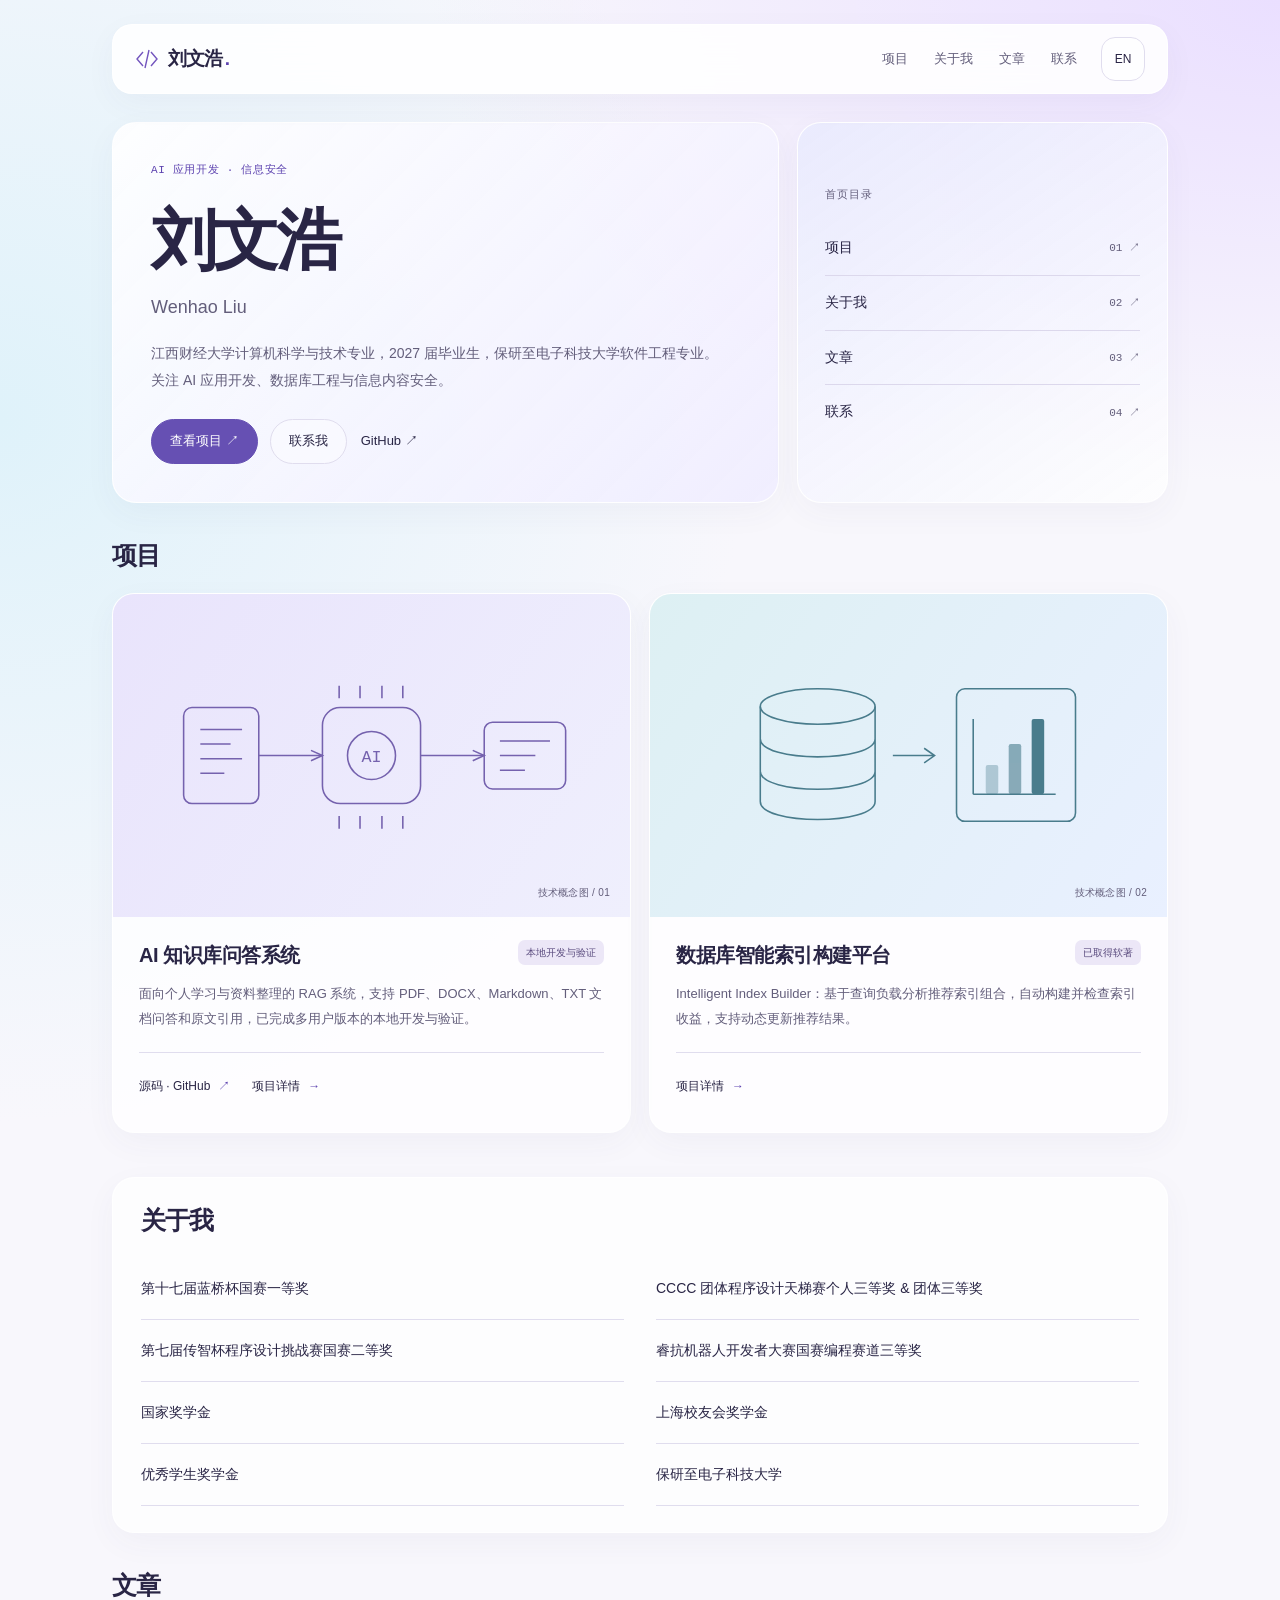
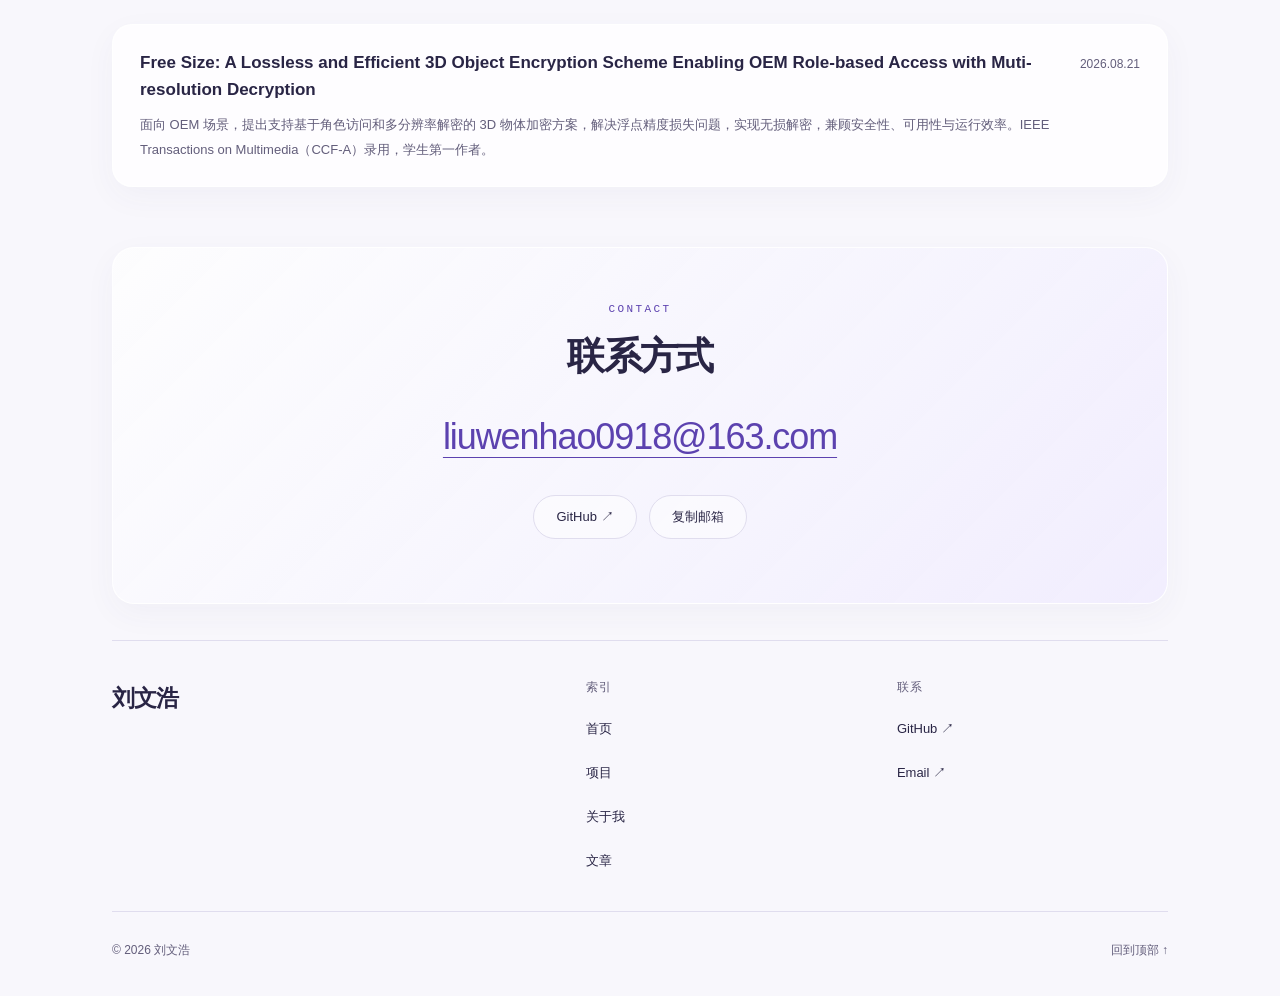
<file: index.html>
<!DOCTYPE html><html lang="zh-CN"><head><meta charset="UTF-8"><meta name="viewport" content="width=device-width,initial-scale=1"><title>刘文浩</title><meta name="description" content="刘文浩的个人主页"><link rel="icon" type="image/svg+xml" href="/favicon.svg?v=l"><link rel="canonical" href="https://wenhaoliu.cn/"><meta property="og:title" content="刘文浩"><meta property="og:description" content="刘文浩的个人主页"><meta property="og:type" content="website"><meta property="og:url" content="https://wenhaoliu.cn/"><meta property="og:image" content="https://wenhaoliu.cn/share.png"><link rel="alternate" hreflang="zh-CN" href="https://wenhaoliu.cn/"><link rel="alternate" hreflang="en" href="https://wenhaoliu.cn/en/"><link rel="stylesheet" href="/_astro/Layout.D39H3hfe.css"></head><body><a class="skip-link" href="#main">跳到主要内容</a><header class="header"><div class="wrap header-inner"><a class="brand" href="/"><svg class="brand-mark" viewBox="0 0 24 24" fill="none" stroke="currentColor" stroke-width="1.4" aria-hidden="true" focusable="false"><path d="m8 5-6 7 6 7m8-14 6 7-6 7M14 3l-4 18"></path></svg>刘文浩<span class="brand-dot">.</span></a><div class="header-actions"><button class="menu-toggle" type="button" aria-expanded="false" aria-controls="site-nav" aria-label="打开导航菜单" data-open-label="打开导航菜单" data-close-label="关闭导航菜单">菜单</button><nav class="nav" id="site-nav" aria-label="主导航" data-open="false"><a href="/#projects">项目</a><a href="/#about">关于我</a><a href="/#articles">文章</a><a href="/#contact">联系</a></nav><a class="language-toggle" data-language-switch href="/en/" lang="en" hreflang="en" aria-label="Switch to English">EN</a></div></div></header><main id="main" class="wrap"><section class="hero" id="top"><div class="hero-intro"><p class="eyebrow">AI 应用开发 · 信息安全</p><h1>刘文浩</h1><p class="hero-name" lang="en">Wenhao Liu</p><p class="intro">江西财经大学计算机科学与技术专业，2027 届毕业生，保研至电子科技大学软件工程专业。关注 AI 应用开发、数据库工程与信息内容安全。</p><div class="actions"><a class="button primary" href="#projects">查看项目 ↗</a><a class="button" href="#contact">联系我</a><a class="text-link" href="https://github.com/whisbest" target="_blank" rel="noopener noreferrer">GitHub ↗</a></div></div><div class="hero-side"><nav class="hero-aside" aria-label="首页目录"><p class="small">首页目录</p><a class="index-row" href="#projects"><span>项目</span><span aria-hidden="true">01 ↗</span></a><a class="index-row" href="#about"><span>关于我</span><span aria-hidden="true">02 ↗</span></a><a class="index-row" href="#articles"><span>文章</span><span aria-hidden="true">03 ↗</span></a><a class="index-row" href="#contact"><span>联系</span><span aria-hidden="true">04 ↗</span></a></nav></div></section><section class="section" id="projects"><div class="section-head"><div><h2>项目</h2></div></div><div class="project-grid"><article class="project-card" data-project="local-ai-knowledge-workspace"><div class="project-cover" data-variant="0"><svg class="project-artwork" viewBox="0 0 480 230" aria-hidden="true" focusable="false"><g fill="none" stroke="currentColor" stroke-width="1.5"><rect x="60" y="69" width="72" height="92" rx="8"></rect><path d="M76 90h40m-40 14h29m-29 14h40m-40 14h23M132 115h61m94 0h61"></path><path d="m182 110 11 5-11 5m155-10 11 5-11 5"></path><rect x="193" y="69" width="94" height="92" rx="17"></rect><path d="M209 60V48m20 12V48m21 12V48m20 12V48m-61 137v-12m20 12v-12m21 12v-12m20 12v-12"></path><circle cx="240" cy="115" r="23"></circle><rect x="348" y="83" width="78" height="64" rx="8"></rect><path d="M363 101h48m-48 14h34m-34 14h24"></path></g><text x="240" y="121" text-anchor="middle" fill="currentColor" font-size="16" font-family="Consolas,monospace">AI</text></svg><span class="cover-caption">技术概念图 / 01</span></div><div class="project-body"><div class="project-top"><h3 class="project-title"><a href="/projects/local-ai-knowledge-workspace/">AI 知识库问答系统</a></h3><span class="status">本地开发与验证</span></div><p class="project-summary">面向个人学习与资料整理的 RAG 系统，支持 PDF、DOCX、Markdown、TXT 文档问答和原文引用，已完成多用户版本的本地开发与验证。</p><div class="resources"><a class="resource" href="https://github.com/whisbest/local-ai-knowledge-workspace" target="_blank" rel="noopener noreferrer">源码 · GitHub<span class="arrow" aria-hidden="true">↗</span><span class="screen-reader">（新窗口）</span></a><a class="resource" href="/projects/local-ai-knowledge-workspace/">项目详情 <span class="arrow" aria-hidden="true">→</span></a></div></div></article><article class="project-card" data-project="intelligent-index-builder"><div class="project-cover" data-variant="1"><svg class="project-artwork" viewBox="0 0 480 230" aria-hidden="true" focusable="false"><g fill="none" stroke="currentColor" stroke-width="1.5"><ellipse cx="153" cy="68" rx="55" ry="17"></ellipse><path d="M98 68v91c0 23 110 23 110 0V68m-110 31c0 23 110 23 110 0m-110 31c0 23 110 23 110 0M225 115h40m-10-7 10 7-10 7"></path><rect x="286" y="51" width="114" height="127" rx="8"></rect><path d="M302 152V80m0 72h79"></path></g><g fill="currentColor"><rect x="314" y="124" width="12" height="28" rx="2" opacity=".35"></rect><rect x="336" y="104" width="12" height="48" rx="2" opacity=".6"></rect><rect x="358" y="80" width="12" height="72" rx="2"></rect></g></svg><span class="cover-caption">技术概念图 / 02</span></div><div class="project-body"><div class="project-top"><h3 class="project-title"><a href="/projects/intelligent-index-builder/">数据库智能索引构建平台</a></h3><span class="status">已取得软著</span></div><p class="project-summary">Intelligent Index Builder：基于查询负载分析推荐索引组合，自动构建并检查索引收益，支持动态更新推荐结果。</p><div class="resources"><a class="resource" href="/projects/intelligent-index-builder/">项目详情 <span class="arrow" aria-hidden="true">→</span></a></div></div></article></div></section><section class="section" id="about"><div class="section-head"><h2>关于我</h2></div><ul class="honors-grid" role="list" aria-label="关于我"><li class="honor" data-honor="lanqiao"><span class="honor-title">第十七届蓝桥杯国赛一等奖</span></li><li class="honor" data-honor="cccc"><span class="honor-title">CCCC 团体程序设计天梯赛个人三等奖 &amp; 团体三等奖</span></li><li class="honor" data-honor="chuanzhi"><span class="honor-title">第七届传智杯程序设计挑战赛国赛二等奖</span></li><li class="honor" data-honor="raicom"><span class="honor-title">睿抗机器人开发者大赛国赛编程赛道三等奖</span></li><li class="honor" data-honor="national-scholarship"><span class="honor-title">国家奖学金</span></li><li class="honor" data-honor="shanghai-alumni"><span class="honor-title">上海校友会奖学金</span></li><li class="honor" data-honor="excellent-student"><span class="honor-title">优秀学生奖学金</span></li><li class="honor" data-honor="uestc"><span class="honor-title">保研至电子科技大学</span></li></ul></section><section class="section" id="articles"><div class="section-head"><div><h2>文章</h2></div></div><article class="article-row paper-row" data-article="free-size" data-kind="paper"><div><div class="paper-heading"><h3 class="article-title">Free Size: A Lossless and Efficient 3D Object Encryption Scheme Enabling OEM Role-based Access with Muti-resolution Decryption</h3><time class="article-meta paper-date" datetime="2026-08-21">2026.08.21</time></div><p class="article-summary">面向 OEM 场景，提出支持基于角色访问和多分辨率解密的 3D 物体加密方案，解决浮点精度损失问题，实现无损解密，兼顾安全性、可用性与运行效率。IEEE Transactions on Multimedia（CCF-A）录用，学生第一作者。</p></div></article></section><section class="section" id="contact" aria-labelledby="contact-heading"><p class="eyebrow" lang="en">CONTACT</p><h2 id="contact-heading">联系方式</h2><div class="contact-layout"><a class="contact-email" href="mailto:liuwenhao0918@163.com">liuwenhao0918@163.com</a><div class="contact-aside"><a class="button" href="https://github.com/whisbest" target="_blank" rel="noopener noreferrer">GitHub ↗</a><button class="button" type="button" data-copy="liuwenhao0918@163.com" data-success="邮箱已复制。" data-failure="复制未成功，请选择邮箱文字手动复制。">复制邮箱</button></div></div><p class="feedback" role="status" id="copy-status"></p></section><script type="module">var e=document.querySelector(`[data-copy]`);e?.addEventListener(`click`,async()=>{let t=document.querySelector(`#copy-status`);try{await navigator.clipboard.writeText(e.dataset.copy),t&&(t.textContent=e.dataset.success)}catch{t&&(t.textContent=e.dataset.failure)}});</script></main><footer class="footer"><div class="wrap"><div class="footer-inner"><a class="footer-name" href="/#top">刘文浩</a><nav class="footer-index" aria-label="页脚索引"><h2 class="footer-heading">索引</h2><a href="/#top">首页</a><a href="/#projects">项目</a><a href="/#about">关于我</a><a href="/#articles">文章</a></nav><div class="footer-contact"><h2 class="footer-heading">联系</h2><a href="https://github.com/whisbest" target="_blank" rel="noopener noreferrer">GitHub ↗</a><a href="mailto:liuwenhao0918@163.com">Email ↗</a></div></div><div class="footer-bottom"><span>© 2026 刘文浩</span><a href="/#top">回到顶部 ↑</a></div></div></footer><script type="module">var e=document.querySelector(`[data-language-switch]`),t=()=>{e&&(e.hash=window.location.hash)};t(),window.addEventListener(`hashchange`,t),e?.addEventListener(`click`,t=>{if(!(t.button!==0||t.ctrlKey||t.metaKey||t.shiftKey||t.altKey))try{sessionStorage.setItem(`language-position`,JSON.stringify({path:new URL(e.href).pathname,y:window.scrollY}))}catch{}});try{let e=sessionStorage.getItem(`language-position`);if(e){sessionStorage.removeItem(`language-position`);let t=JSON.parse(e);if(t.path===location.pathname&&!location.hash&&Number.isFinite(t.y)){let e=()=>requestAnimationFrame(()=>window.scrollTo({top:t.y,behavior:`instant`}));document.readyState===`complete`?e():window.addEventListener(`load`,e,{once:!0})}}}catch{}var n=document.querySelector(`.menu-toggle`),r=document.querySelector(`#site-nav`),i=e=>{n?.setAttribute(`aria-expanded`,String(e)),n?.setAttribute(`aria-label`,(e?n?.dataset.closeLabel:n?.dataset.openLabel)||``),r&&(r.dataset.open=String(e))};n?.addEventListener(`click`,()=>i(n.getAttribute(`aria-expanded`)!==`true`)),r?.querySelectorAll(`a`).forEach(e=>e.addEventListener(`click`,()=>i(!1))),document.addEventListener(`keydown`,e=>{e.key===`Escape`&&n?.getAttribute(`aria-expanded`)===`true`&&(i(!1),n.focus())}),document.addEventListener(`click`,e=>{e.target instanceof Node&&!r?.contains(e.target)&&!n?.contains(e.target)&&i(!1)}),window.matchMedia(`(min-width: 768px)`).addEventListener(`change`,()=>i(!1));</script></body></html>
</file>
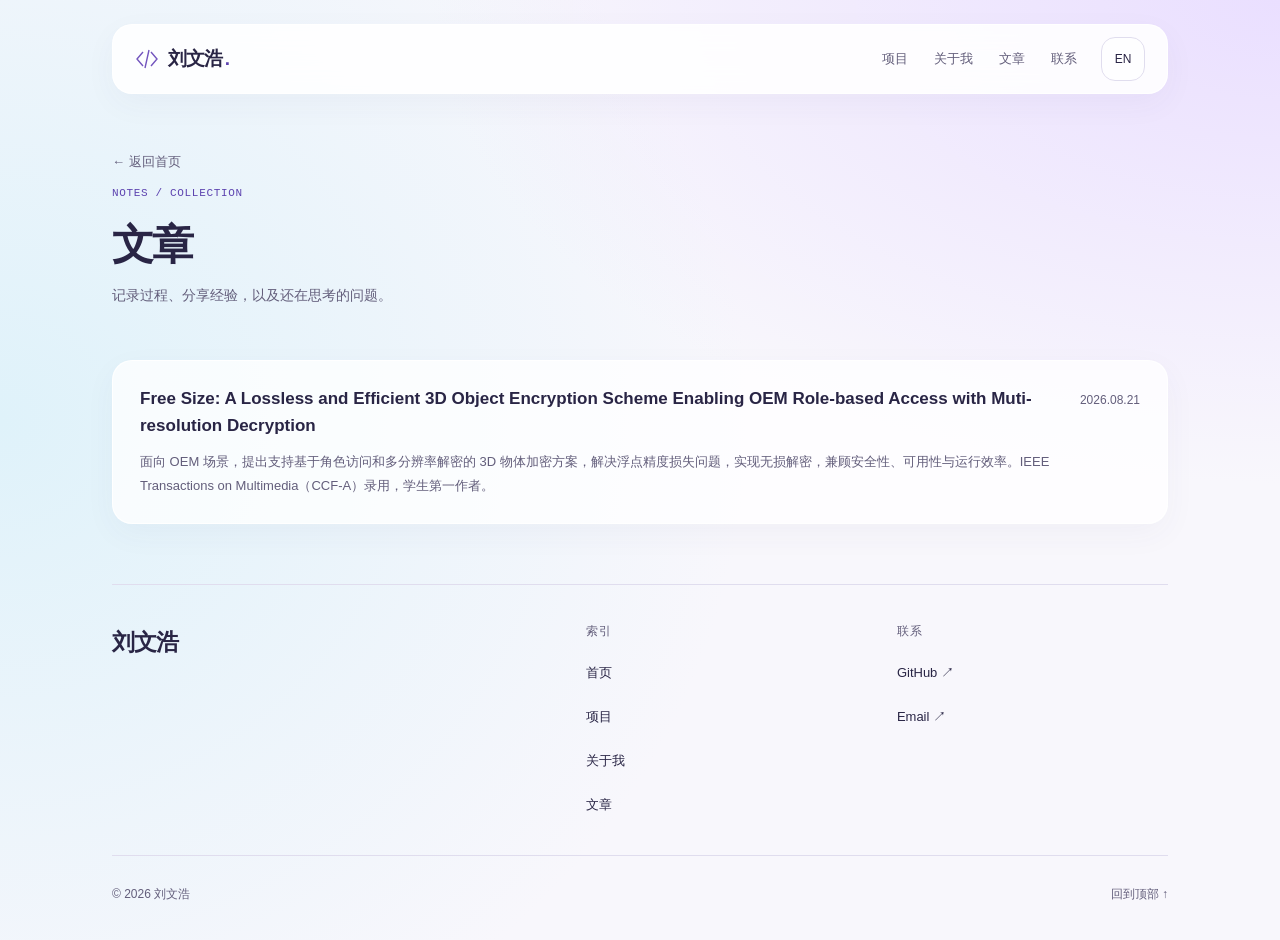
<file: articles/index.html>
<!DOCTYPE html><html lang="zh-CN"><head><meta charset="UTF-8"><meta name="viewport" content="width=device-width,initial-scale=1"><title>文章与笔记 · 刘文浩</title><meta name="description" content="刘文浩的个人主页"><link rel="icon" type="image/svg+xml" href="/favicon.svg?v=l"><link rel="canonical" href="https://wenhaoliu.cn/articles/"><meta property="og:title" content="文章与笔记 · 刘文浩"><meta property="og:description" content="刘文浩的个人主页"><meta property="og:type" content="website"><meta property="og:url" content="https://wenhaoliu.cn/articles/"><meta property="og:image" content="https://wenhaoliu.cn/share.png"><link rel="alternate" hreflang="zh-CN" href="https://wenhaoliu.cn/articles/"><link rel="alternate" hreflang="en" href="https://wenhaoliu.cn/en/articles/"><link rel="stylesheet" href="/_astro/Layout.D39H3hfe.css"></head><body><a class="skip-link" href="#main">跳到主要内容</a><header class="header"><div class="wrap header-inner"><a class="brand" href="/"><svg class="brand-mark" viewBox="0 0 24 24" fill="none" stroke="currentColor" stroke-width="1.4" aria-hidden="true" focusable="false"><path d="m8 5-6 7 6 7m8-14 6 7-6 7M14 3l-4 18"></path></svg>刘文浩<span class="brand-dot">.</span></a><div class="header-actions"><button class="menu-toggle" type="button" aria-expanded="false" aria-controls="site-nav" aria-label="打开导航菜单" data-open-label="打开导航菜单" data-close-label="关闭导航菜单">菜单</button><nav class="nav" id="site-nav" aria-label="主导航" data-open="false"><a href="/#projects">项目</a><a href="/#about">关于我</a><a href="/#articles">文章</a><a href="/#contact">联系</a></nav><a class="language-toggle" data-language-switch href="/en/articles/" lang="en" hreflang="en" aria-label="Switch to English">EN</a></div></div></header><main id="main" class="wrap"><header class="page-header" id="top"><a class="back-link" href="/">← 返回首页</a><p class="eyebrow">NOTES / COLLECTION</p><h1>文章</h1><p class="section-subtitle">记录过程、分享经验，以及还在思考的问题。</p></header><section class="section"><article class="article-row paper-row" data-article="free-size" data-kind="paper"><div><div class="paper-heading"><h3 class="article-title">Free Size: A Lossless and Efficient 3D Object Encryption Scheme Enabling OEM Role-based Access with Muti-resolution Decryption</h3><time class="article-meta paper-date" datetime="2026-08-21">2026.08.21</time></div><p class="article-summary">面向 OEM 场景，提出支持基于角色访问和多分辨率解密的 3D 物体加密方案，解决浮点精度损失问题，实现无损解密，兼顾安全性、可用性与运行效率。IEEE Transactions on Multimedia（CCF-A）录用，学生第一作者。</p></div></article></section></main><footer class="footer"><div class="wrap"><div class="footer-inner"><a class="footer-name" href="/#top">刘文浩</a><nav class="footer-index" aria-label="页脚索引"><h2 class="footer-heading">索引</h2><a href="/#top">首页</a><a href="/#projects">项目</a><a href="/#about">关于我</a><a href="/#articles">文章</a></nav><div class="footer-contact"><h2 class="footer-heading">联系</h2><a href="https://github.com/whisbest" target="_blank" rel="noopener noreferrer">GitHub ↗</a><a href="mailto:liuwenhao0918@163.com">Email ↗</a></div></div><div class="footer-bottom"><span>© 2026 刘文浩</span><a href="/#top">回到顶部 ↑</a></div></div></footer><script type="module">var e=document.querySelector(`[data-language-switch]`),t=()=>{e&&(e.hash=window.location.hash)};t(),window.addEventListener(`hashchange`,t),e?.addEventListener(`click`,t=>{if(!(t.button!==0||t.ctrlKey||t.metaKey||t.shiftKey||t.altKey))try{sessionStorage.setItem(`language-position`,JSON.stringify({path:new URL(e.href).pathname,y:window.scrollY}))}catch{}});try{let e=sessionStorage.getItem(`language-position`);if(e){sessionStorage.removeItem(`language-position`);let t=JSON.parse(e);if(t.path===location.pathname&&!location.hash&&Number.isFinite(t.y)){let e=()=>requestAnimationFrame(()=>window.scrollTo({top:t.y,behavior:`instant`}));document.readyState===`complete`?e():window.addEventListener(`load`,e,{once:!0})}}}catch{}var n=document.querySelector(`.menu-toggle`),r=document.querySelector(`#site-nav`),i=e=>{n?.setAttribute(`aria-expanded`,String(e)),n?.setAttribute(`aria-label`,(e?n?.dataset.closeLabel:n?.dataset.openLabel)||``),r&&(r.dataset.open=String(e))};n?.addEventListener(`click`,()=>i(n.getAttribute(`aria-expanded`)!==`true`)),r?.querySelectorAll(`a`).forEach(e=>e.addEventListener(`click`,()=>i(!1))),document.addEventListener(`keydown`,e=>{e.key===`Escape`&&n?.getAttribute(`aria-expanded`)===`true`&&(i(!1),n.focus())}),document.addEventListener(`click`,e=>{e.target instanceof Node&&!r?.contains(e.target)&&!n?.contains(e.target)&&i(!1)}),window.matchMedia(`(min-width: 768px)`).addEventListener(`change`,()=>i(!1));</script></body></html>
</file>
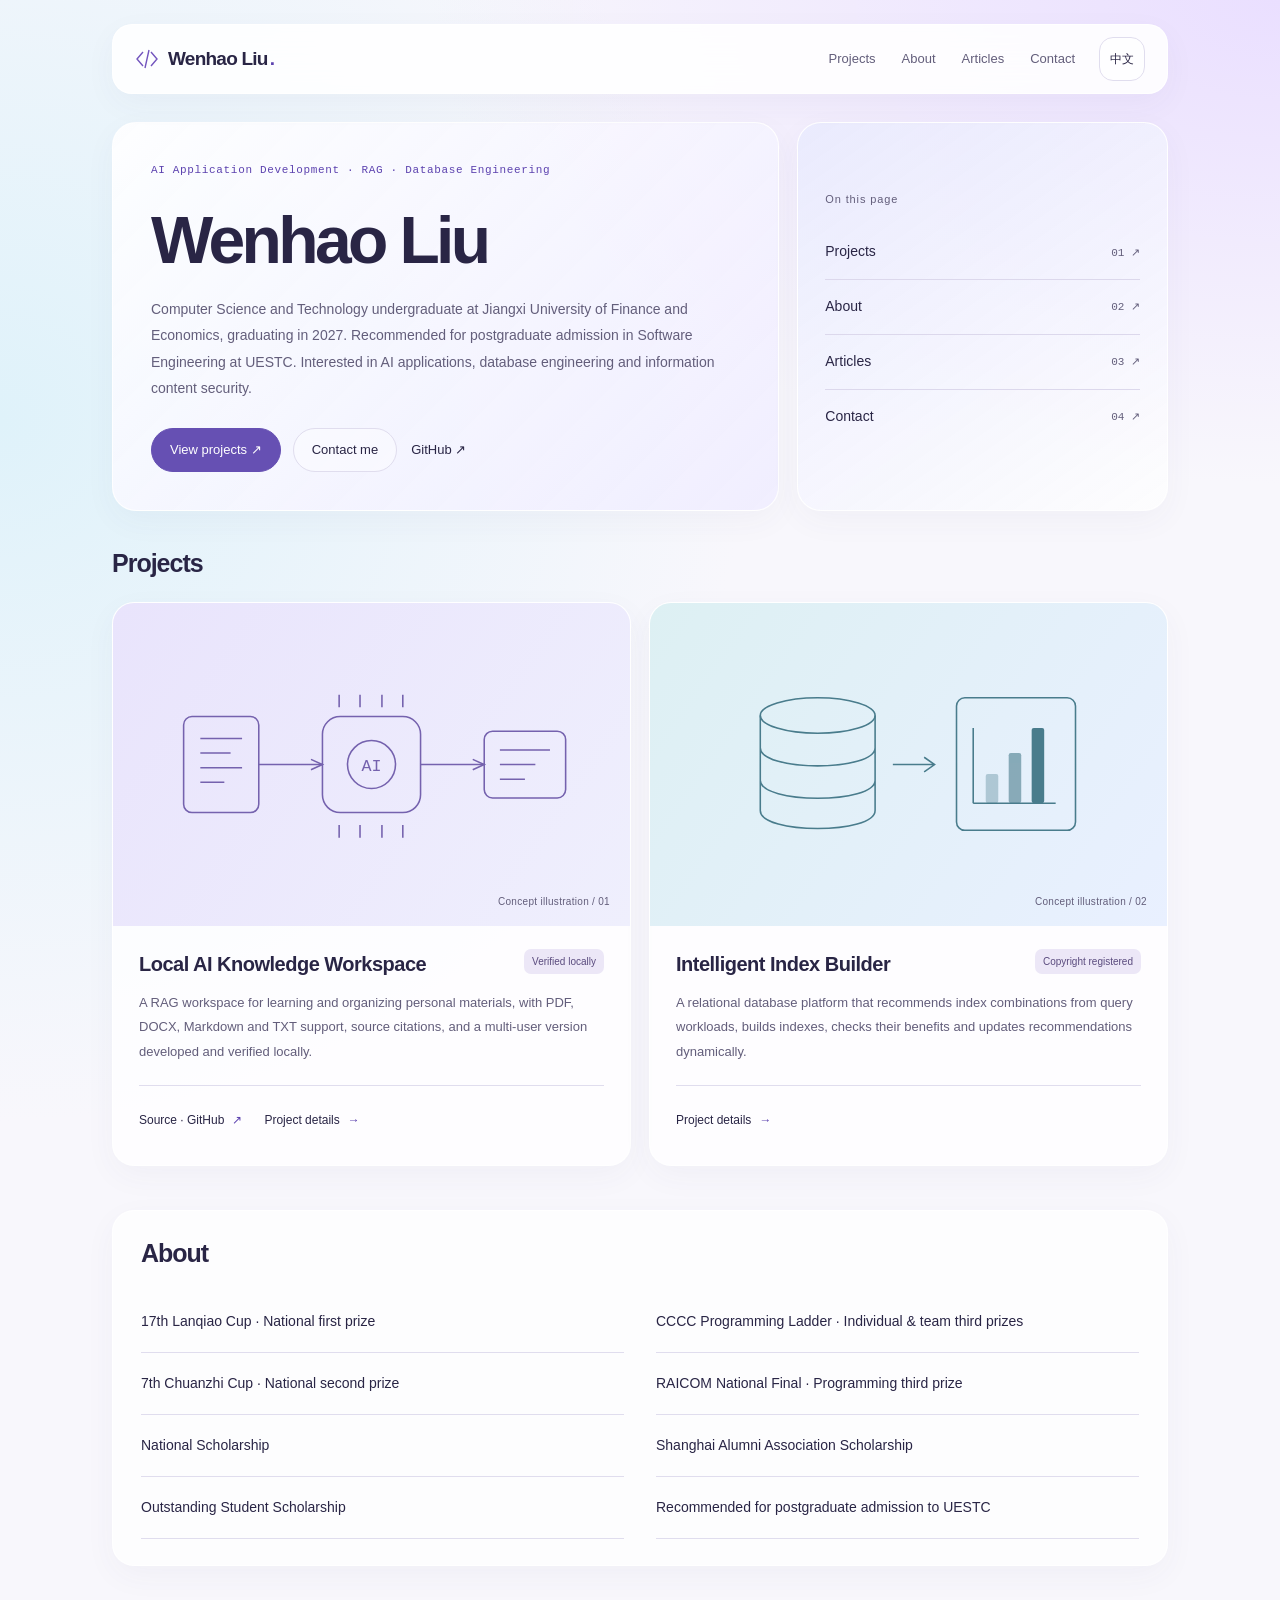
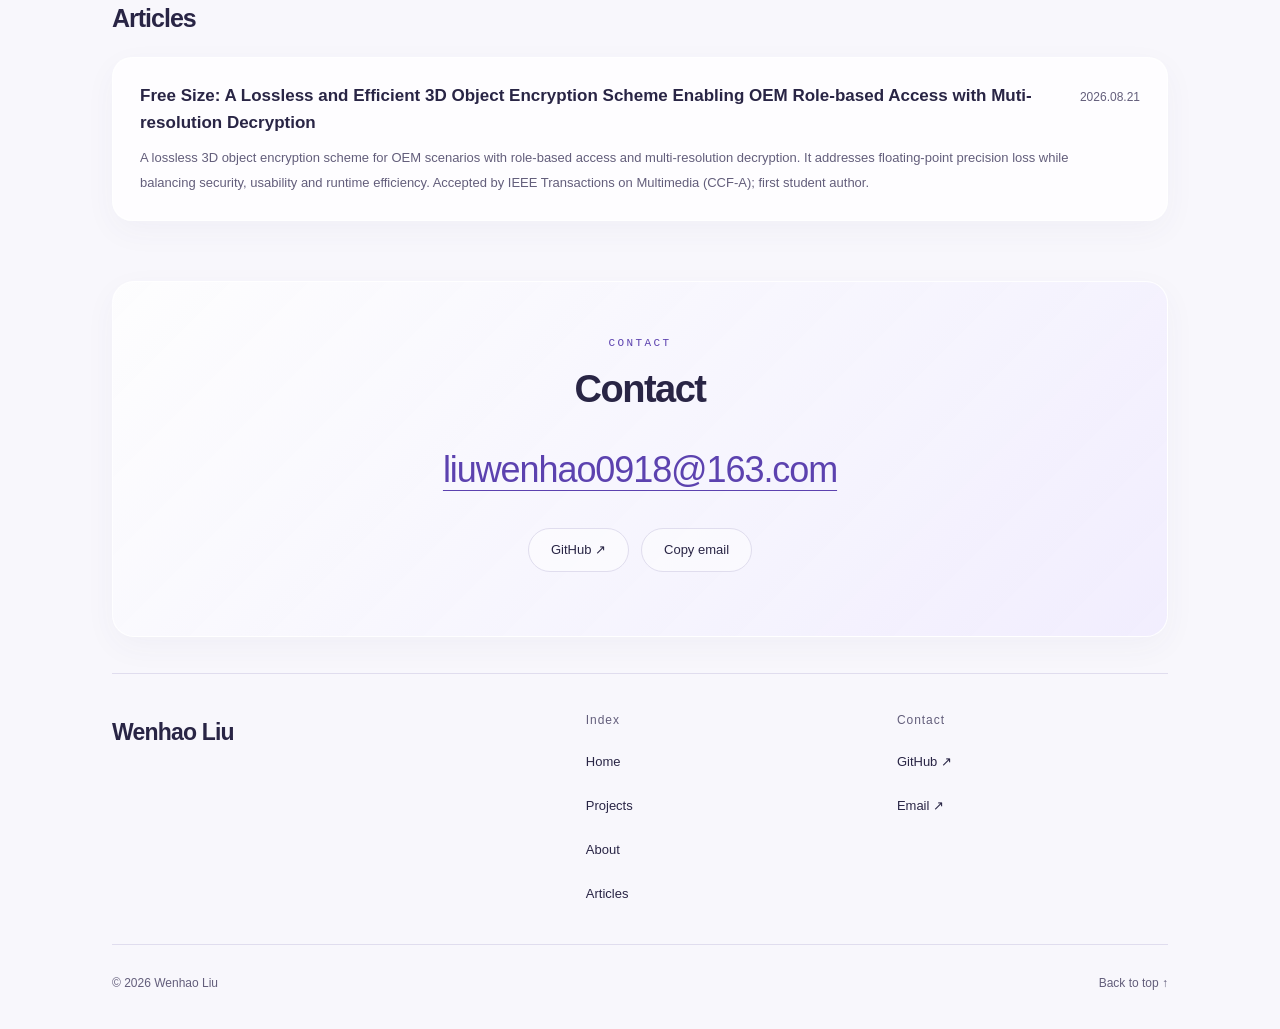
<file: en/index.html>
<!DOCTYPE html><html lang="en"><head><meta charset="UTF-8"><meta name="viewport" content="width=device-width,initial-scale=1"><title>Wenhao Liu</title><meta name="description" content="Projects and honors by Wenhao Liu: an AI knowledge workspace, intelligent database indexing and research on 3D object encryption."><link rel="icon" type="image/svg+xml" href="/favicon.svg?v=l"><link rel="canonical" href="https://wenhaoliu.cn/en/"><meta property="og:title" content="Wenhao Liu"><meta property="og:description" content="Projects and honors by Wenhao Liu: an AI knowledge workspace, intelligent database indexing and research on 3D object encryption."><meta property="og:type" content="website"><meta property="og:url" content="https://wenhaoliu.cn/en/"><meta property="og:image" content="https://wenhaoliu.cn/share.png"><link rel="alternate" hreflang="en" href="https://wenhaoliu.cn/en/"><link rel="alternate" hreflang="zh-CN" href="https://wenhaoliu.cn/"><link rel="stylesheet" href="/_astro/Layout.D39H3hfe.css"></head><body><a class="skip-link" href="#main">Skip to main content</a><header class="header"><div class="wrap header-inner"><a class="brand" href="/en/"><svg class="brand-mark" viewBox="0 0 24 24" fill="none" stroke="currentColor" stroke-width="1.4" aria-hidden="true" focusable="false"><path d="m8 5-6 7 6 7m8-14 6 7-6 7M14 3l-4 18"></path></svg>Wenhao Liu<span class="brand-dot">.</span></a><div class="header-actions"><button class="menu-toggle" type="button" aria-expanded="false" aria-controls="site-nav" aria-label="Open navigation menu" data-open-label="Open navigation menu" data-close-label="Close navigation menu">Menu</button><nav class="nav" id="site-nav" aria-label="Main navigation" data-open="false"><a href="/en/#projects">Projects</a><a href="/en/#about">About</a><a href="/en/#articles">Articles</a><a href="/en/#contact">Contact</a></nav><a class="language-toggle" data-language-switch href="/" lang="zh-CN" hreflang="zh-CN" aria-label="切换为中文">中文</a></div></div></header><main id="main" class="wrap"><section class="hero" id="top"><div class="hero-intro"><p class="eyebrow">AI Application Development · RAG · Database Engineering</p><h1>Wenhao Liu</h1><p class="intro">Computer Science and Technology undergraduate at Jiangxi University of Finance and Economics, graduating in 2027. Recommended for postgraduate admission in Software Engineering at UESTC. Interested in AI applications, database engineering and information content security.</p><div class="actions"><a class="button primary" href="#projects">View projects ↗</a><a class="button" href="#contact">Contact me</a><a class="text-link" href="https://github.com/whisbest" target="_blank" rel="noopener noreferrer">GitHub ↗</a></div></div><div class="hero-side"><nav class="hero-aside" aria-label="On this page"><p class="small">On this page</p><a class="index-row" href="#projects"><span>Projects</span><span aria-hidden="true">01 ↗</span></a><a class="index-row" href="#about"><span>About</span><span aria-hidden="true">02 ↗</span></a><a class="index-row" href="#articles"><span>Articles</span><span aria-hidden="true">03 ↗</span></a><a class="index-row" href="#contact"><span>Contact</span><span aria-hidden="true">04 ↗</span></a></nav></div></section><section class="section" id="projects"><div class="section-head"><div><h2>Projects</h2></div></div><div class="project-grid"><article class="project-card" data-project="local-ai-knowledge-workspace"><div class="project-cover" data-variant="0"><svg class="project-artwork" viewBox="0 0 480 230" aria-hidden="true" focusable="false"><g fill="none" stroke="currentColor" stroke-width="1.5"><rect x="60" y="69" width="72" height="92" rx="8"></rect><path d="M76 90h40m-40 14h29m-29 14h40m-40 14h23M132 115h61m94 0h61"></path><path d="m182 110 11 5-11 5m155-10 11 5-11 5"></path><rect x="193" y="69" width="94" height="92" rx="17"></rect><path d="M209 60V48m20 12V48m21 12V48m20 12V48m-61 137v-12m20 12v-12m21 12v-12m20 12v-12"></path><circle cx="240" cy="115" r="23"></circle><rect x="348" y="83" width="78" height="64" rx="8"></rect><path d="M363 101h48m-48 14h34m-34 14h24"></path></g><text x="240" y="121" text-anchor="middle" fill="currentColor" font-size="16" font-family="Consolas,monospace">AI</text></svg><span class="cover-caption">Concept illustration / 01</span></div><div class="project-body"><div class="project-top"><h3 class="project-title"><a href="/en/projects/local-ai-knowledge-workspace/">Local AI Knowledge Workspace</a></h3><span class="status">Verified locally</span></div><p class="project-summary">A RAG workspace for learning and organizing personal materials, with PDF, DOCX, Markdown and TXT support, source citations, and a multi-user version developed and verified locally.</p><div class="resources"><a class="resource" href="https://github.com/whisbest/local-ai-knowledge-workspace" target="_blank" rel="noopener noreferrer">Source · GitHub<span class="arrow" aria-hidden="true">↗</span><span class="screen-reader"> (new window)</span></a><a class="resource" href="/en/projects/local-ai-knowledge-workspace/">Project details <span class="arrow" aria-hidden="true">→</span></a></div></div></article><article class="project-card" data-project="intelligent-index-builder"><div class="project-cover" data-variant="1"><svg class="project-artwork" viewBox="0 0 480 230" aria-hidden="true" focusable="false"><g fill="none" stroke="currentColor" stroke-width="1.5"><ellipse cx="153" cy="68" rx="55" ry="17"></ellipse><path d="M98 68v91c0 23 110 23 110 0V68m-110 31c0 23 110 23 110 0m-110 31c0 23 110 23 110 0M225 115h40m-10-7 10 7-10 7"></path><rect x="286" y="51" width="114" height="127" rx="8"></rect><path d="M302 152V80m0 72h79"></path></g><g fill="currentColor"><rect x="314" y="124" width="12" height="28" rx="2" opacity=".35"></rect><rect x="336" y="104" width="12" height="48" rx="2" opacity=".6"></rect><rect x="358" y="80" width="12" height="72" rx="2"></rect></g></svg><span class="cover-caption">Concept illustration / 02</span></div><div class="project-body"><div class="project-top"><h3 class="project-title"><a href="/en/projects/intelligent-index-builder/">Intelligent Index Builder</a></h3><span class="status">Copyright registered</span></div><p class="project-summary">A relational database platform that recommends index combinations from query workloads, builds indexes, checks their benefits and updates recommendations dynamically.</p><div class="resources"><a class="resource" href="/en/projects/intelligent-index-builder/">Project details <span class="arrow" aria-hidden="true">→</span></a></div></div></article></div></section><section class="section" id="about"><div class="section-head"><h2>About</h2></div><ul class="honors-grid" role="list" aria-label="About"><li class="honor" data-honor="lanqiao"><span class="honor-title">17th Lanqiao Cup · National first prize</span></li><li class="honor" data-honor="cccc"><span class="honor-title">CCCC Programming Ladder · Individual &amp; team third prizes</span></li><li class="honor" data-honor="chuanzhi"><span class="honor-title">7th Chuanzhi Cup · National second prize</span></li><li class="honor" data-honor="raicom"><span class="honor-title">RAICOM National Final · Programming third prize</span></li><li class="honor" data-honor="national-scholarship"><span class="honor-title">National Scholarship</span></li><li class="honor" data-honor="shanghai-alumni"><span class="honor-title">Shanghai Alumni Association Scholarship</span></li><li class="honor" data-honor="excellent-student"><span class="honor-title">Outstanding Student Scholarship</span></li><li class="honor" data-honor="uestc"><span class="honor-title">Recommended for postgraduate admission to UESTC</span></li></ul></section><section class="section" id="articles"><div class="section-head"><div><h2>Articles</h2></div></div><article class="article-row paper-row" data-article="free-size" data-kind="paper"><div><div class="paper-heading"><h3 class="article-title">Free Size: A Lossless and Efficient 3D Object Encryption Scheme Enabling OEM Role-based Access with Muti-resolution Decryption</h3><time class="article-meta paper-date" datetime="2026-08-21">2026.08.21</time></div><p class="article-summary">A lossless 3D object encryption scheme for OEM scenarios with role-based access and multi-resolution decryption. It addresses floating-point precision loss while balancing security, usability and runtime efficiency. Accepted by IEEE Transactions on Multimedia (CCF-A); first student author.</p></div></article></section><section class="section" id="contact" aria-labelledby="contact-heading"><p class="eyebrow" lang="en">CONTACT</p><h2 id="contact-heading">Contact</h2><div class="contact-layout"><a class="contact-email" href="mailto:liuwenhao0918@163.com">liuwenhao0918@163.com</a><div class="contact-aside"><a class="button" href="https://github.com/whisbest" target="_blank" rel="noopener noreferrer">GitHub ↗</a><button class="button" type="button" data-copy="liuwenhao0918@163.com" data-success="Email copied." data-failure="Could not copy. Please select the email address and copy it manually.">Copy email</button></div></div><p class="feedback" role="status" id="copy-status"></p></section><script type="module">var e=document.querySelector(`[data-copy]`);e?.addEventListener(`click`,async()=>{let t=document.querySelector(`#copy-status`);try{await navigator.clipboard.writeText(e.dataset.copy),t&&(t.textContent=e.dataset.success)}catch{t&&(t.textContent=e.dataset.failure)}});</script></main><footer class="footer"><div class="wrap"><div class="footer-inner"><a class="footer-name" href="/en/#top">Wenhao Liu</a><nav class="footer-index" aria-label="Footer index"><h2 class="footer-heading">Index</h2><a href="/en/#top">Home</a><a href="/en/#projects">Projects</a><a href="/en/#about">About</a><a href="/en/#articles">Articles</a></nav><div class="footer-contact"><h2 class="footer-heading">Contact</h2><a href="https://github.com/whisbest" target="_blank" rel="noopener noreferrer">GitHub ↗</a><a href="mailto:liuwenhao0918@163.com">Email ↗</a></div></div><div class="footer-bottom"><span>© 2026 Wenhao Liu</span><a href="/en/#top">Back to top ↑</a></div></div></footer><script type="module">var e=document.querySelector(`[data-language-switch]`),t=()=>{e&&(e.hash=window.location.hash)};t(),window.addEventListener(`hashchange`,t),e?.addEventListener(`click`,t=>{if(!(t.button!==0||t.ctrlKey||t.metaKey||t.shiftKey||t.altKey))try{sessionStorage.setItem(`language-position`,JSON.stringify({path:new URL(e.href).pathname,y:window.scrollY}))}catch{}});try{let e=sessionStorage.getItem(`language-position`);if(e){sessionStorage.removeItem(`language-position`);let t=JSON.parse(e);if(t.path===location.pathname&&!location.hash&&Number.isFinite(t.y)){let e=()=>requestAnimationFrame(()=>window.scrollTo({top:t.y,behavior:`instant`}));document.readyState===`complete`?e():window.addEventListener(`load`,e,{once:!0})}}}catch{}var n=document.querySelector(`.menu-toggle`),r=document.querySelector(`#site-nav`),i=e=>{n?.setAttribute(`aria-expanded`,String(e)),n?.setAttribute(`aria-label`,(e?n?.dataset.closeLabel:n?.dataset.openLabel)||``),r&&(r.dataset.open=String(e))};n?.addEventListener(`click`,()=>i(n.getAttribute(`aria-expanded`)!==`true`)),r?.querySelectorAll(`a`).forEach(e=>e.addEventListener(`click`,()=>i(!1))),document.addEventListener(`keydown`,e=>{e.key===`Escape`&&n?.getAttribute(`aria-expanded`)===`true`&&(i(!1),n.focus())}),document.addEventListener(`click`,e=>{e.target instanceof Node&&!r?.contains(e.target)&&!n?.contains(e.target)&&i(!1)}),window.matchMedia(`(min-width: 768px)`).addEventListener(`change`,()=>i(!1));</script></body></html>
</file>
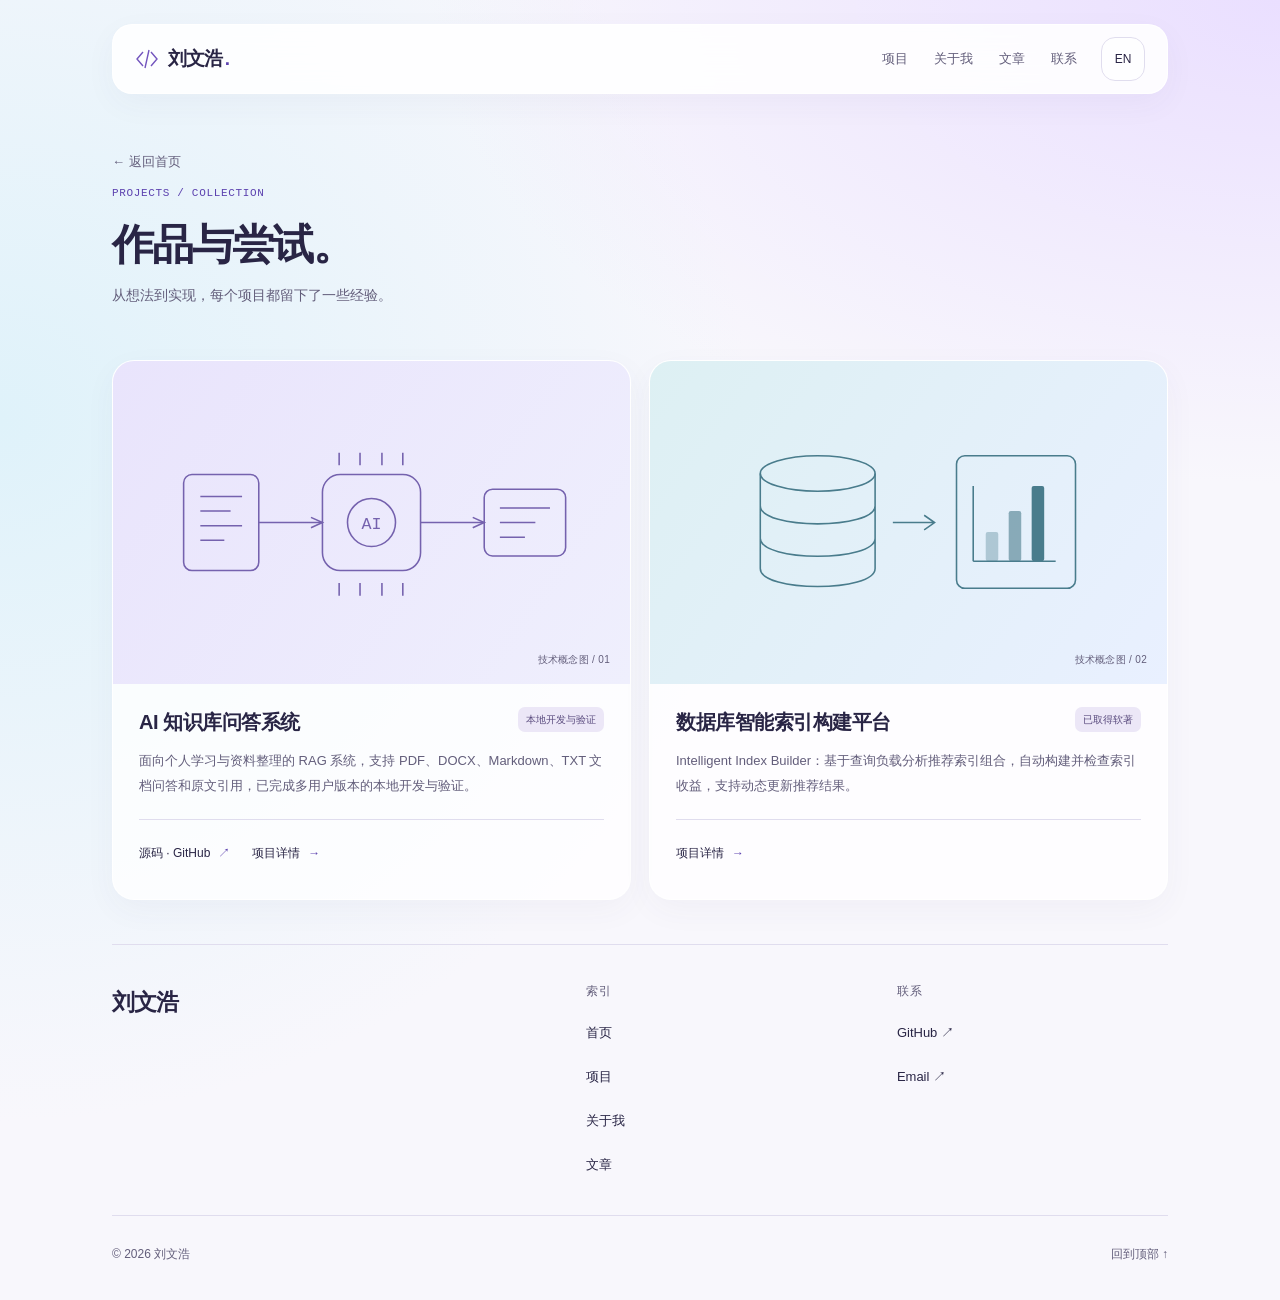
<file: projects/index.html>
<!DOCTYPE html><html lang="zh-CN"><head><meta charset="UTF-8"><meta name="viewport" content="width=device-width,initial-scale=1"><title>全部项目 · 刘文浩</title><meta name="description" content="刘文浩的个人主页"><link rel="icon" type="image/svg+xml" href="/favicon.svg?v=l"><link rel="canonical" href="https://wenhaoliu.cn/projects/"><meta property="og:title" content="全部项目 · 刘文浩"><meta property="og:description" content="刘文浩的个人主页"><meta property="og:type" content="website"><meta property="og:url" content="https://wenhaoliu.cn/projects/"><meta property="og:image" content="https://wenhaoliu.cn/share.png"><link rel="alternate" hreflang="zh-CN" href="https://wenhaoliu.cn/projects/"><link rel="alternate" hreflang="en" href="https://wenhaoliu.cn/en/projects/"><link rel="stylesheet" href="/_astro/Layout.D39H3hfe.css"></head><body><a class="skip-link" href="#main">跳到主要内容</a><header class="header"><div class="wrap header-inner"><a class="brand" href="/"><svg class="brand-mark" viewBox="0 0 24 24" fill="none" stroke="currentColor" stroke-width="1.4" aria-hidden="true" focusable="false"><path d="m8 5-6 7 6 7m8-14 6 7-6 7M14 3l-4 18"></path></svg>刘文浩<span class="brand-dot">.</span></a><div class="header-actions"><button class="menu-toggle" type="button" aria-expanded="false" aria-controls="site-nav" aria-label="打开导航菜单" data-open-label="打开导航菜单" data-close-label="关闭导航菜单">菜单</button><nav class="nav" id="site-nav" aria-label="主导航" data-open="false"><a href="/#projects">项目</a><a href="/#about">关于我</a><a href="/#articles">文章</a><a href="/#contact">联系</a></nav><a class="language-toggle" data-language-switch href="/en/projects/" lang="en" hreflang="en" aria-label="Switch to English">EN</a></div></div></header><main id="main" class="wrap"><header class="page-header" id="top"><a class="back-link" href="/">← 返回首页</a><p class="eyebrow">PROJECTS / COLLECTION</p><h1>作品与尝试。</h1><p class="section-subtitle">从想法到实现，每个项目都留下了一些经验。</p></header><section class="section"><div class="project-grid"><article class="project-card" data-project="local-ai-knowledge-workspace"><div class="project-cover" data-variant="0"><svg class="project-artwork" viewBox="0 0 480 230" aria-hidden="true" focusable="false"><g fill="none" stroke="currentColor" stroke-width="1.5"><rect x="60" y="69" width="72" height="92" rx="8"></rect><path d="M76 90h40m-40 14h29m-29 14h40m-40 14h23M132 115h61m94 0h61"></path><path d="m182 110 11 5-11 5m155-10 11 5-11 5"></path><rect x="193" y="69" width="94" height="92" rx="17"></rect><path d="M209 60V48m20 12V48m21 12V48m20 12V48m-61 137v-12m20 12v-12m21 12v-12m20 12v-12"></path><circle cx="240" cy="115" r="23"></circle><rect x="348" y="83" width="78" height="64" rx="8"></rect><path d="M363 101h48m-48 14h34m-34 14h24"></path></g><text x="240" y="121" text-anchor="middle" fill="currentColor" font-size="16" font-family="Consolas,monospace">AI</text></svg><span class="cover-caption">技术概念图 / 01</span></div><div class="project-body"><div class="project-top"><h3 class="project-title"><a href="/projects/local-ai-knowledge-workspace/">AI 知识库问答系统</a></h3><span class="status">本地开发与验证</span></div><p class="project-summary">面向个人学习与资料整理的 RAG 系统，支持 PDF、DOCX、Markdown、TXT 文档问答和原文引用，已完成多用户版本的本地开发与验证。</p><div class="resources"><a class="resource" href="https://github.com/whisbest/local-ai-knowledge-workspace" target="_blank" rel="noopener noreferrer">源码 · GitHub<span class="arrow" aria-hidden="true">↗</span><span class="screen-reader">（新窗口）</span></a><a class="resource" href="/projects/local-ai-knowledge-workspace/">项目详情 <span class="arrow" aria-hidden="true">→</span></a></div></div></article><article class="project-card" data-project="intelligent-index-builder"><div class="project-cover" data-variant="1"><svg class="project-artwork" viewBox="0 0 480 230" aria-hidden="true" focusable="false"><g fill="none" stroke="currentColor" stroke-width="1.5"><ellipse cx="153" cy="68" rx="55" ry="17"></ellipse><path d="M98 68v91c0 23 110 23 110 0V68m-110 31c0 23 110 23 110 0m-110 31c0 23 110 23 110 0M225 115h40m-10-7 10 7-10 7"></path><rect x="286" y="51" width="114" height="127" rx="8"></rect><path d="M302 152V80m0 72h79"></path></g><g fill="currentColor"><rect x="314" y="124" width="12" height="28" rx="2" opacity=".35"></rect><rect x="336" y="104" width="12" height="48" rx="2" opacity=".6"></rect><rect x="358" y="80" width="12" height="72" rx="2"></rect></g></svg><span class="cover-caption">技术概念图 / 02</span></div><div class="project-body"><div class="project-top"><h3 class="project-title"><a href="/projects/intelligent-index-builder/">数据库智能索引构建平台</a></h3><span class="status">已取得软著</span></div><p class="project-summary">Intelligent Index Builder：基于查询负载分析推荐索引组合，自动构建并检查索引收益，支持动态更新推荐结果。</p><div class="resources"><a class="resource" href="/projects/intelligent-index-builder/">项目详情 <span class="arrow" aria-hidden="true">→</span></a></div></div></article></div></section></main><footer class="footer"><div class="wrap"><div class="footer-inner"><a class="footer-name" href="/#top">刘文浩</a><nav class="footer-index" aria-label="页脚索引"><h2 class="footer-heading">索引</h2><a href="/#top">首页</a><a href="/#projects">项目</a><a href="/#about">关于我</a><a href="/#articles">文章</a></nav><div class="footer-contact"><h2 class="footer-heading">联系</h2><a href="https://github.com/whisbest" target="_blank" rel="noopener noreferrer">GitHub ↗</a><a href="mailto:liuwenhao0918@163.com">Email ↗</a></div></div><div class="footer-bottom"><span>© 2026 刘文浩</span><a href="/#top">回到顶部 ↑</a></div></div></footer><script type="module">var e=document.querySelector(`[data-language-switch]`),t=()=>{e&&(e.hash=window.location.hash)};t(),window.addEventListener(`hashchange`,t),e?.addEventListener(`click`,t=>{if(!(t.button!==0||t.ctrlKey||t.metaKey||t.shiftKey||t.altKey))try{sessionStorage.setItem(`language-position`,JSON.stringify({path:new URL(e.href).pathname,y:window.scrollY}))}catch{}});try{let e=sessionStorage.getItem(`language-position`);if(e){sessionStorage.removeItem(`language-position`);let t=JSON.parse(e);if(t.path===location.pathname&&!location.hash&&Number.isFinite(t.y)){let e=()=>requestAnimationFrame(()=>window.scrollTo({top:t.y,behavior:`instant`}));document.readyState===`complete`?e():window.addEventListener(`load`,e,{once:!0})}}}catch{}var n=document.querySelector(`.menu-toggle`),r=document.querySelector(`#site-nav`),i=e=>{n?.setAttribute(`aria-expanded`,String(e)),n?.setAttribute(`aria-label`,(e?n?.dataset.closeLabel:n?.dataset.openLabel)||``),r&&(r.dataset.open=String(e))};n?.addEventListener(`click`,()=>i(n.getAttribute(`aria-expanded`)!==`true`)),r?.querySelectorAll(`a`).forEach(e=>e.addEventListener(`click`,()=>i(!1))),document.addEventListener(`keydown`,e=>{e.key===`Escape`&&n?.getAttribute(`aria-expanded`)===`true`&&(i(!1),n.focus())}),document.addEventListener(`click`,e=>{e.target instanceof Node&&!r?.contains(e.target)&&!n?.contains(e.target)&&i(!1)}),window.matchMedia(`(min-width: 768px)`).addEventListener(`change`,()=>i(!1));</script></body></html>
</file>
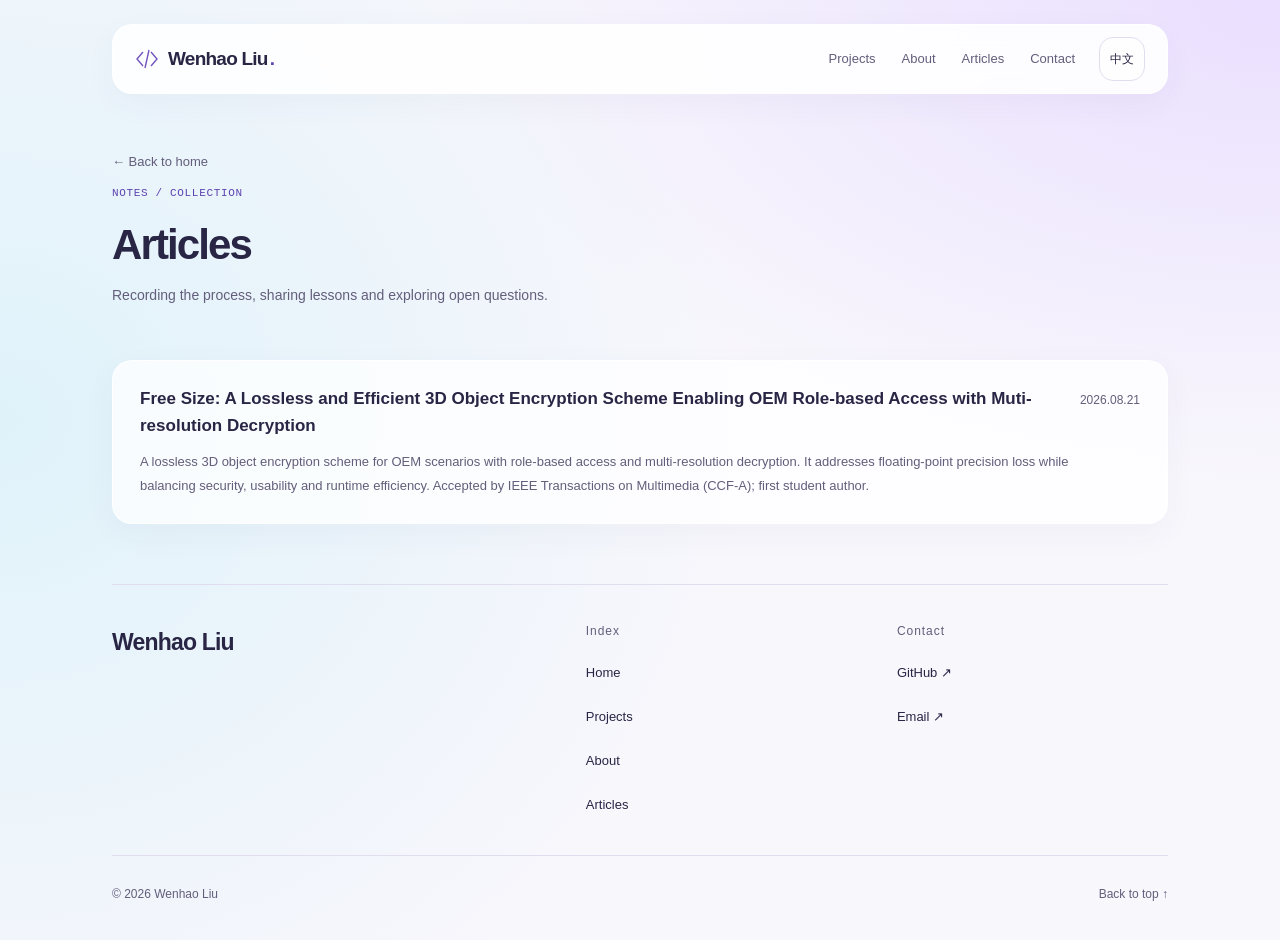
<file: en/articles/index.html>
<!DOCTYPE html><html lang="en"><head><meta charset="UTF-8"><meta name="viewport" content="width=device-width,initial-scale=1"><title>Articles and notes · Wenhao Liu</title><meta name="description" content="Projects and honors by Wenhao Liu: an AI knowledge workspace, intelligent database indexing and research on 3D object encryption."><link rel="icon" type="image/svg+xml" href="/favicon.svg?v=l"><link rel="canonical" href="https://wenhaoliu.cn/en/articles/"><meta property="og:title" content="Articles and notes · Wenhao Liu"><meta property="og:description" content="Projects and honors by Wenhao Liu: an AI knowledge workspace, intelligent database indexing and research on 3D object encryption."><meta property="og:type" content="website"><meta property="og:url" content="https://wenhaoliu.cn/en/articles/"><meta property="og:image" content="https://wenhaoliu.cn/share.png"><link rel="alternate" hreflang="en" href="https://wenhaoliu.cn/en/articles/"><link rel="alternate" hreflang="zh-CN" href="https://wenhaoliu.cn/articles/"><link rel="stylesheet" href="/_astro/Layout.D39H3hfe.css"></head><body><a class="skip-link" href="#main">Skip to main content</a><header class="header"><div class="wrap header-inner"><a class="brand" href="/en/"><svg class="brand-mark" viewBox="0 0 24 24" fill="none" stroke="currentColor" stroke-width="1.4" aria-hidden="true" focusable="false"><path d="m8 5-6 7 6 7m8-14 6 7-6 7M14 3l-4 18"></path></svg>Wenhao Liu<span class="brand-dot">.</span></a><div class="header-actions"><button class="menu-toggle" type="button" aria-expanded="false" aria-controls="site-nav" aria-label="Open navigation menu" data-open-label="Open navigation menu" data-close-label="Close navigation menu">Menu</button><nav class="nav" id="site-nav" aria-label="Main navigation" data-open="false"><a href="/en/#projects">Projects</a><a href="/en/#about">About</a><a href="/en/#articles">Articles</a><a href="/en/#contact">Contact</a></nav><a class="language-toggle" data-language-switch href="/articles/" lang="zh-CN" hreflang="zh-CN" aria-label="切换为中文">中文</a></div></div></header><main id="main" class="wrap"><header class="page-header" id="top"><a class="back-link" href="/en/">← Back to home</a><p class="eyebrow">NOTES / COLLECTION</p><h1>Articles</h1><p class="section-subtitle">Recording the process, sharing lessons and exploring open questions.</p></header><section class="section"><article class="article-row paper-row" data-article="free-size" data-kind="paper"><div><div class="paper-heading"><h3 class="article-title">Free Size: A Lossless and Efficient 3D Object Encryption Scheme Enabling OEM Role-based Access with Muti-resolution Decryption</h3><time class="article-meta paper-date" datetime="2026-08-21">2026.08.21</time></div><p class="article-summary">A lossless 3D object encryption scheme for OEM scenarios with role-based access and multi-resolution decryption. It addresses floating-point precision loss while balancing security, usability and runtime efficiency. Accepted by IEEE Transactions on Multimedia (CCF-A); first student author.</p></div></article></section></main><footer class="footer"><div class="wrap"><div class="footer-inner"><a class="footer-name" href="/en/#top">Wenhao Liu</a><nav class="footer-index" aria-label="Footer index"><h2 class="footer-heading">Index</h2><a href="/en/#top">Home</a><a href="/en/#projects">Projects</a><a href="/en/#about">About</a><a href="/en/#articles">Articles</a></nav><div class="footer-contact"><h2 class="footer-heading">Contact</h2><a href="https://github.com/whisbest" target="_blank" rel="noopener noreferrer">GitHub ↗</a><a href="mailto:liuwenhao0918@163.com">Email ↗</a></div></div><div class="footer-bottom"><span>© 2026 Wenhao Liu</span><a href="/en/#top">Back to top ↑</a></div></div></footer><script type="module">var e=document.querySelector(`[data-language-switch]`),t=()=>{e&&(e.hash=window.location.hash)};t(),window.addEventListener(`hashchange`,t),e?.addEventListener(`click`,t=>{if(!(t.button!==0||t.ctrlKey||t.metaKey||t.shiftKey||t.altKey))try{sessionStorage.setItem(`language-position`,JSON.stringify({path:new URL(e.href).pathname,y:window.scrollY}))}catch{}});try{let e=sessionStorage.getItem(`language-position`);if(e){sessionStorage.removeItem(`language-position`);let t=JSON.parse(e);if(t.path===location.pathname&&!location.hash&&Number.isFinite(t.y)){let e=()=>requestAnimationFrame(()=>window.scrollTo({top:t.y,behavior:`instant`}));document.readyState===`complete`?e():window.addEventListener(`load`,e,{once:!0})}}}catch{}var n=document.querySelector(`.menu-toggle`),r=document.querySelector(`#site-nav`),i=e=>{n?.setAttribute(`aria-expanded`,String(e)),n?.setAttribute(`aria-label`,(e?n?.dataset.closeLabel:n?.dataset.openLabel)||``),r&&(r.dataset.open=String(e))};n?.addEventListener(`click`,()=>i(n.getAttribute(`aria-expanded`)!==`true`)),r?.querySelectorAll(`a`).forEach(e=>e.addEventListener(`click`,()=>i(!1))),document.addEventListener(`keydown`,e=>{e.key===`Escape`&&n?.getAttribute(`aria-expanded`)===`true`&&(i(!1),n.focus())}),document.addEventListener(`click`,e=>{e.target instanceof Node&&!r?.contains(e.target)&&!n?.contains(e.target)&&i(!1)}),window.matchMedia(`(min-width: 768px)`).addEventListener(`change`,()=>i(!1));</script></body></html>
</file>
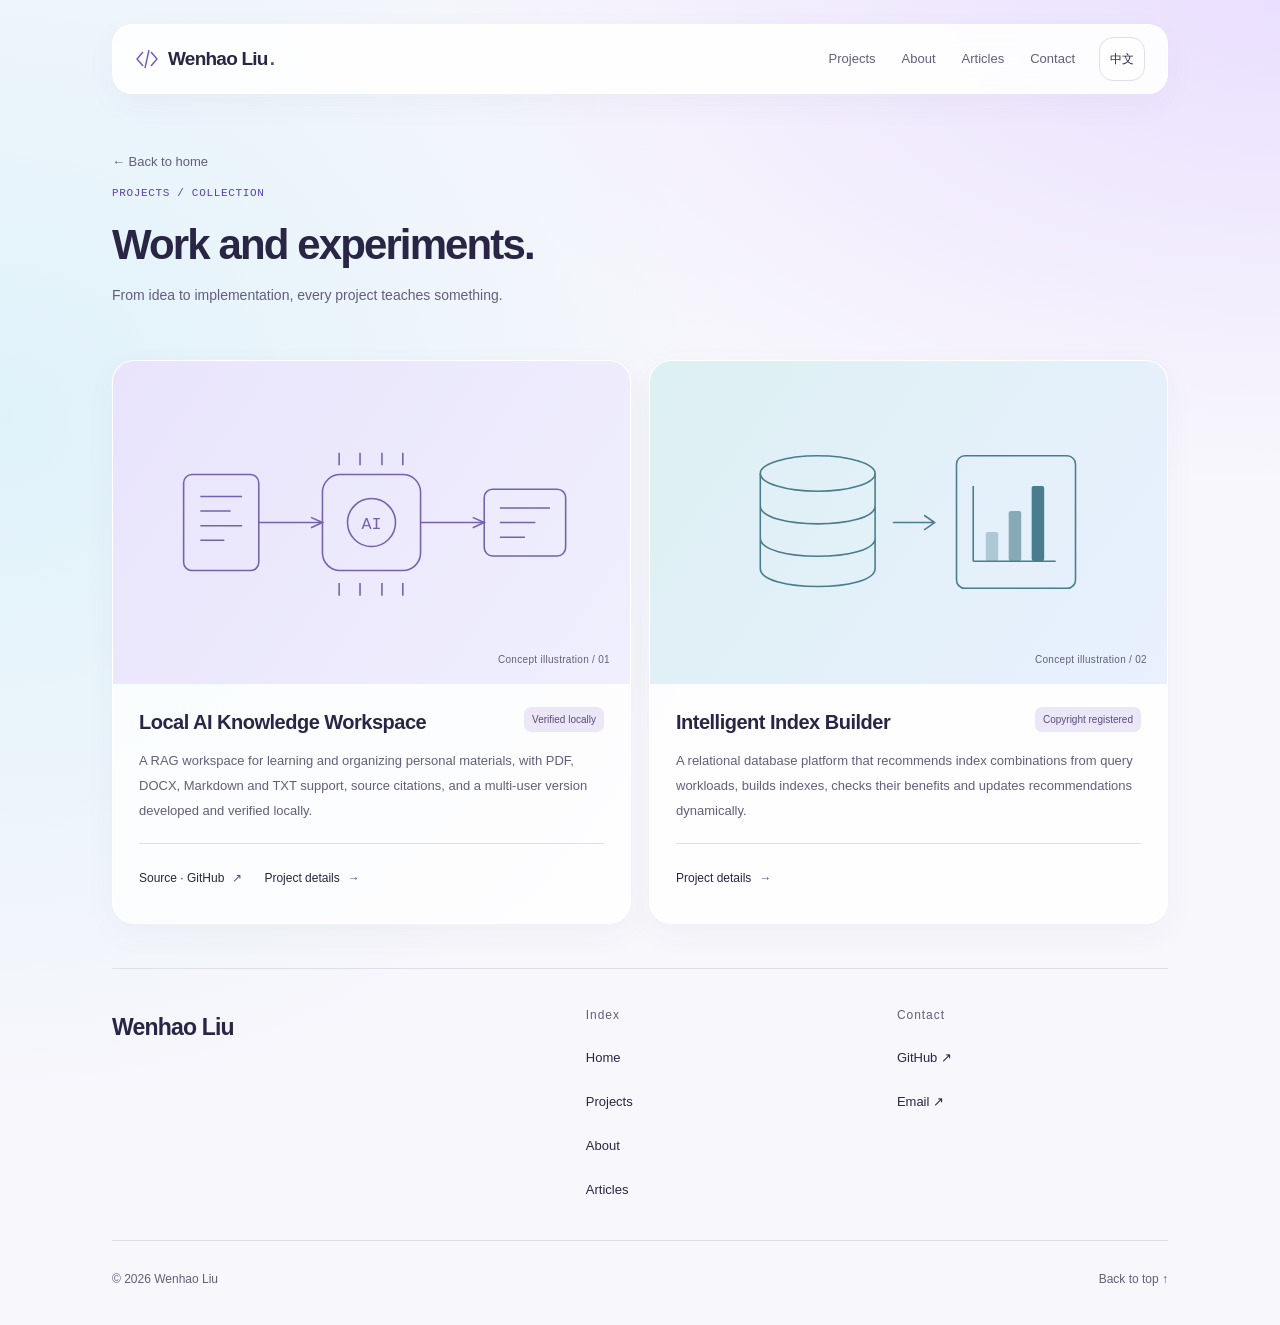
<file: en/projects/index.html>
<!DOCTYPE html><html lang="en"><head><meta charset="UTF-8"><meta name="viewport" content="width=device-width,initial-scale=1"><title>All projects · Wenhao Liu</title><meta name="description" content="Projects and honors by Wenhao Liu: an AI knowledge workspace, intelligent database indexing and research on 3D object encryption."><link rel="icon" type="image/svg+xml" href="/favicon.svg?v=l"><link rel="canonical" href="https://wenhaoliu.cn/en/projects/"><meta property="og:title" content="All projects · Wenhao Liu"><meta property="og:description" content="Projects and honors by Wenhao Liu: an AI knowledge workspace, intelligent database indexing and research on 3D object encryption."><meta property="og:type" content="website"><meta property="og:url" content="https://wenhaoliu.cn/en/projects/"><meta property="og:image" content="https://wenhaoliu.cn/share.png"><link rel="alternate" hreflang="en" href="https://wenhaoliu.cn/en/projects/"><link rel="alternate" hreflang="zh-CN" href="https://wenhaoliu.cn/projects/"><link rel="stylesheet" href="/_astro/Layout.D39H3hfe.css"></head><body><a class="skip-link" href="#main">Skip to main content</a><header class="header"><div class="wrap header-inner"><a class="brand" href="/en/"><svg class="brand-mark" viewBox="0 0 24 24" fill="none" stroke="currentColor" stroke-width="1.4" aria-hidden="true" focusable="false"><path d="m8 5-6 7 6 7m8-14 6 7-6 7M14 3l-4 18"></path></svg>Wenhao Liu<span class="brand-dot">.</span></a><div class="header-actions"><button class="menu-toggle" type="button" aria-expanded="false" aria-controls="site-nav" aria-label="Open navigation menu" data-open-label="Open navigation menu" data-close-label="Close navigation menu">Menu</button><nav class="nav" id="site-nav" aria-label="Main navigation" data-open="false"><a href="/en/#projects">Projects</a><a href="/en/#about">About</a><a href="/en/#articles">Articles</a><a href="/en/#contact">Contact</a></nav><a class="language-toggle" data-language-switch href="/projects/" lang="zh-CN" hreflang="zh-CN" aria-label="切换为中文">中文</a></div></div></header><main id="main" class="wrap"><header class="page-header" id="top"><a class="back-link" href="/en/">← Back to home</a><p class="eyebrow">PROJECTS / COLLECTION</p><h1>Work and experiments.</h1><p class="section-subtitle">From idea to implementation, every project teaches something.</p></header><section class="section"><div class="project-grid"><article class="project-card" data-project="local-ai-knowledge-workspace"><div class="project-cover" data-variant="0"><svg class="project-artwork" viewBox="0 0 480 230" aria-hidden="true" focusable="false"><g fill="none" stroke="currentColor" stroke-width="1.5"><rect x="60" y="69" width="72" height="92" rx="8"></rect><path d="M76 90h40m-40 14h29m-29 14h40m-40 14h23M132 115h61m94 0h61"></path><path d="m182 110 11 5-11 5m155-10 11 5-11 5"></path><rect x="193" y="69" width="94" height="92" rx="17"></rect><path d="M209 60V48m20 12V48m21 12V48m20 12V48m-61 137v-12m20 12v-12m21 12v-12m20 12v-12"></path><circle cx="240" cy="115" r="23"></circle><rect x="348" y="83" width="78" height="64" rx="8"></rect><path d="M363 101h48m-48 14h34m-34 14h24"></path></g><text x="240" y="121" text-anchor="middle" fill="currentColor" font-size="16" font-family="Consolas,monospace">AI</text></svg><span class="cover-caption">Concept illustration / 01</span></div><div class="project-body"><div class="project-top"><h3 class="project-title"><a href="/en/projects/local-ai-knowledge-workspace/">Local AI Knowledge Workspace</a></h3><span class="status">Verified locally</span></div><p class="project-summary">A RAG workspace for learning and organizing personal materials, with PDF, DOCX, Markdown and TXT support, source citations, and a multi-user version developed and verified locally.</p><div class="resources"><a class="resource" href="https://github.com/whisbest/local-ai-knowledge-workspace" target="_blank" rel="noopener noreferrer">Source · GitHub<span class="arrow" aria-hidden="true">↗</span><span class="screen-reader"> (new window)</span></a><a class="resource" href="/en/projects/local-ai-knowledge-workspace/">Project details <span class="arrow" aria-hidden="true">→</span></a></div></div></article><article class="project-card" data-project="intelligent-index-builder"><div class="project-cover" data-variant="1"><svg class="project-artwork" viewBox="0 0 480 230" aria-hidden="true" focusable="false"><g fill="none" stroke="currentColor" stroke-width="1.5"><ellipse cx="153" cy="68" rx="55" ry="17"></ellipse><path d="M98 68v91c0 23 110 23 110 0V68m-110 31c0 23 110 23 110 0m-110 31c0 23 110 23 110 0M225 115h40m-10-7 10 7-10 7"></path><rect x="286" y="51" width="114" height="127" rx="8"></rect><path d="M302 152V80m0 72h79"></path></g><g fill="currentColor"><rect x="314" y="124" width="12" height="28" rx="2" opacity=".35"></rect><rect x="336" y="104" width="12" height="48" rx="2" opacity=".6"></rect><rect x="358" y="80" width="12" height="72" rx="2"></rect></g></svg><span class="cover-caption">Concept illustration / 02</span></div><div class="project-body"><div class="project-top"><h3 class="project-title"><a href="/en/projects/intelligent-index-builder/">Intelligent Index Builder</a></h3><span class="status">Copyright registered</span></div><p class="project-summary">A relational database platform that recommends index combinations from query workloads, builds indexes, checks their benefits and updates recommendations dynamically.</p><div class="resources"><a class="resource" href="/en/projects/intelligent-index-builder/">Project details <span class="arrow" aria-hidden="true">→</span></a></div></div></article></div></section></main><footer class="footer"><div class="wrap"><div class="footer-inner"><a class="footer-name" href="/en/#top">Wenhao Liu</a><nav class="footer-index" aria-label="Footer index"><h2 class="footer-heading">Index</h2><a href="/en/#top">Home</a><a href="/en/#projects">Projects</a><a href="/en/#about">About</a><a href="/en/#articles">Articles</a></nav><div class="footer-contact"><h2 class="footer-heading">Contact</h2><a href="https://github.com/whisbest" target="_blank" rel="noopener noreferrer">GitHub ↗</a><a href="mailto:liuwenhao0918@163.com">Email ↗</a></div></div><div class="footer-bottom"><span>© 2026 Wenhao Liu</span><a href="/en/#top">Back to top ↑</a></div></div></footer><script type="module">var e=document.querySelector(`[data-language-switch]`),t=()=>{e&&(e.hash=window.location.hash)};t(),window.addEventListener(`hashchange`,t),e?.addEventListener(`click`,t=>{if(!(t.button!==0||t.ctrlKey||t.metaKey||t.shiftKey||t.altKey))try{sessionStorage.setItem(`language-position`,JSON.stringify({path:new URL(e.href).pathname,y:window.scrollY}))}catch{}});try{let e=sessionStorage.getItem(`language-position`);if(e){sessionStorage.removeItem(`language-position`);let t=JSON.parse(e);if(t.path===location.pathname&&!location.hash&&Number.isFinite(t.y)){let e=()=>requestAnimationFrame(()=>window.scrollTo({top:t.y,behavior:`instant`}));document.readyState===`complete`?e():window.addEventListener(`load`,e,{once:!0})}}}catch{}var n=document.querySelector(`.menu-toggle`),r=document.querySelector(`#site-nav`),i=e=>{n?.setAttribute(`aria-expanded`,String(e)),n?.setAttribute(`aria-label`,(e?n?.dataset.closeLabel:n?.dataset.openLabel)||``),r&&(r.dataset.open=String(e))};n?.addEventListener(`click`,()=>i(n.getAttribute(`aria-expanded`)!==`true`)),r?.querySelectorAll(`a`).forEach(e=>e.addEventListener(`click`,()=>i(!1))),document.addEventListener(`keydown`,e=>{e.key===`Escape`&&n?.getAttribute(`aria-expanded`)===`true`&&(i(!1),n.focus())}),document.addEventListener(`click`,e=>{e.target instanceof Node&&!r?.contains(e.target)&&!n?.contains(e.target)&&i(!1)}),window.matchMedia(`(min-width: 768px)`).addEventListener(`change`,()=>i(!1));</script></body></html>
</file>
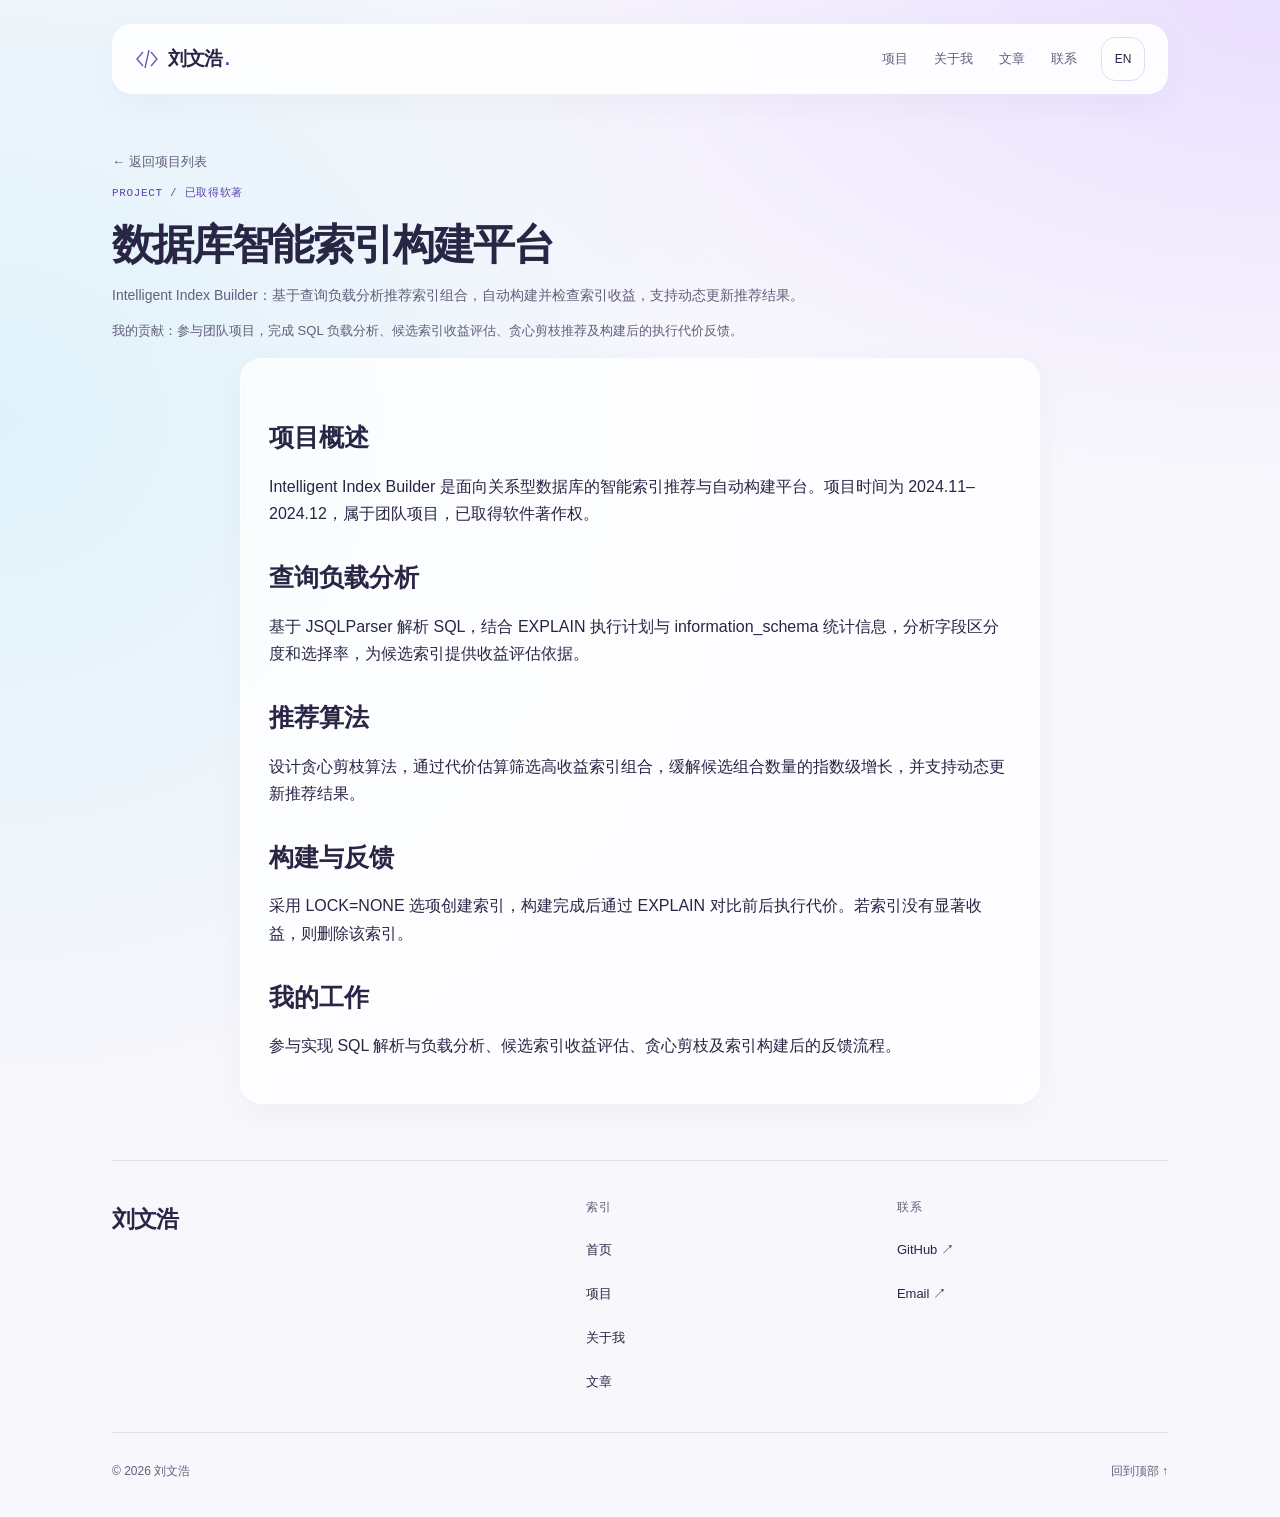
<file: projects/intelligent-index-builder/index.html>
<!DOCTYPE html><html lang="zh-CN"><head><meta charset="UTF-8"><meta name="viewport" content="width=device-width,initial-scale=1"><title>数据库智能索引构建平台 · 项目</title><meta name="description" content="Intelligent Index Builder：基于查询负载分析推荐索引组合，自动构建并检查索引收益，支持动态更新推荐结果。"><link rel="icon" type="image/svg+xml" href="/favicon.svg?v=l"><link rel="canonical" href="https://wenhaoliu.cn/projects/intelligent-index-builder/"><meta property="og:title" content="数据库智能索引构建平台 · 项目"><meta property="og:description" content="Intelligent Index Builder：基于查询负载分析推荐索引组合，自动构建并检查索引收益，支持动态更新推荐结果。"><meta property="og:type" content="website"><meta property="og:url" content="https://wenhaoliu.cn/projects/intelligent-index-builder/"><meta property="og:image" content="https://wenhaoliu.cn/share.png"><link rel="alternate" hreflang="zh-CN" href="https://wenhaoliu.cn/projects/intelligent-index-builder/"><link rel="alternate" hreflang="en" href="https://wenhaoliu.cn/en/projects/intelligent-index-builder/"><link rel="stylesheet" href="/_astro/Layout.D39H3hfe.css"></head><body><a class="skip-link" href="#main">跳到主要内容</a><header class="header"><div class="wrap header-inner"><a class="brand" href="/"><svg class="brand-mark" viewBox="0 0 24 24" fill="none" stroke="currentColor" stroke-width="1.4" aria-hidden="true" focusable="false"><path d="m8 5-6 7 6 7m8-14 6 7-6 7M14 3l-4 18"></path></svg>刘文浩<span class="brand-dot">.</span></a><div class="header-actions"><button class="menu-toggle" type="button" aria-expanded="false" aria-controls="site-nav" aria-label="打开导航菜单" data-open-label="打开导航菜单" data-close-label="关闭导航菜单">菜单</button><nav class="nav" id="site-nav" aria-label="主导航" data-open="false"><a href="/#projects">项目</a><a href="/#about">关于我</a><a href="/#articles">文章</a><a href="/#contact">联系</a></nav><a class="language-toggle" data-language-switch href="/en/projects/intelligent-index-builder/" lang="en" hreflang="en" aria-label="Switch to English">EN</a></div></div></header><main id="main" class="wrap"><header class="page-header" id="top"><a class="back-link" href="/projects/">← 返回项目列表</a><p class="eyebrow">PROJECT / 已取得软著</p><h1>数据库智能索引构建平台</h1><p class="section-subtitle">Intelligent Index Builder：基于查询负载分析推荐索引组合，自动构建并检查索引收益，支持动态更新推荐结果。</p><p class="contribution">我的贡献：参与团队项目，完成 SQL 负载分析、候选索引收益评估、贪心剪枝推荐及构建后的执行代价反馈。</p></header><article class="prose"><h2 id="heading-1">项目概述</h2><p>Intelligent Index Builder 是面向关系型数据库的智能索引推荐与自动构建平台。项目时间为 2024.11–2024.12，属于团队项目，已取得软件著作权。</p>
<h2 id="heading-2">查询负载分析</h2><p>基于 JSQLParser 解析 SQL，结合 EXPLAIN 执行计划与 information_schema 统计信息，分析字段区分度和选择率，为候选索引提供收益评估依据。</p>
<h2 id="heading-3">推荐算法</h2><p>设计贪心剪枝算法，通过代价估算筛选高收益索引组合，缓解候选组合数量的指数级增长，并支持动态更新推荐结果。</p>
<h2 id="heading-4">构建与反馈</h2><p>采用 LOCK=NONE 选项创建索引，构建完成后通过 EXPLAIN 对比前后执行代价。若索引没有显著收益，则删除该索引。</p>
<h2 id="heading-5">我的工作</h2><p>参与实现 SQL 解析与负载分析、候选索引收益评估、贪心剪枝及索引构建后的反馈流程。</p>
</article></main><footer class="footer"><div class="wrap"><div class="footer-inner"><a class="footer-name" href="/#top">刘文浩</a><nav class="footer-index" aria-label="页脚索引"><h2 class="footer-heading">索引</h2><a href="/#top">首页</a><a href="/#projects">项目</a><a href="/#about">关于我</a><a href="/#articles">文章</a></nav><div class="footer-contact"><h2 class="footer-heading">联系</h2><a href="https://github.com/whisbest" target="_blank" rel="noopener noreferrer">GitHub ↗</a><a href="mailto:liuwenhao0918@163.com">Email ↗</a></div></div><div class="footer-bottom"><span>© 2026 刘文浩</span><a href="/#top">回到顶部 ↑</a></div></div></footer><script type="module">var e=document.querySelector(`[data-language-switch]`),t=()=>{e&&(e.hash=window.location.hash)};t(),window.addEventListener(`hashchange`,t),e?.addEventListener(`click`,t=>{if(!(t.button!==0||t.ctrlKey||t.metaKey||t.shiftKey||t.altKey))try{sessionStorage.setItem(`language-position`,JSON.stringify({path:new URL(e.href).pathname,y:window.scrollY}))}catch{}});try{let e=sessionStorage.getItem(`language-position`);if(e){sessionStorage.removeItem(`language-position`);let t=JSON.parse(e);if(t.path===location.pathname&&!location.hash&&Number.isFinite(t.y)){let e=()=>requestAnimationFrame(()=>window.scrollTo({top:t.y,behavior:`instant`}));document.readyState===`complete`?e():window.addEventListener(`load`,e,{once:!0})}}}catch{}var n=document.querySelector(`.menu-toggle`),r=document.querySelector(`#site-nav`),i=e=>{n?.setAttribute(`aria-expanded`,String(e)),n?.setAttribute(`aria-label`,(e?n?.dataset.closeLabel:n?.dataset.openLabel)||``),r&&(r.dataset.open=String(e))};n?.addEventListener(`click`,()=>i(n.getAttribute(`aria-expanded`)!==`true`)),r?.querySelectorAll(`a`).forEach(e=>e.addEventListener(`click`,()=>i(!1))),document.addEventListener(`keydown`,e=>{e.key===`Escape`&&n?.getAttribute(`aria-expanded`)===`true`&&(i(!1),n.focus())}),document.addEventListener(`click`,e=>{e.target instanceof Node&&!r?.contains(e.target)&&!n?.contains(e.target)&&i(!1)}),window.matchMedia(`(min-width: 768px)`).addEventListener(`change`,()=>i(!1));</script></body></html>
</file>
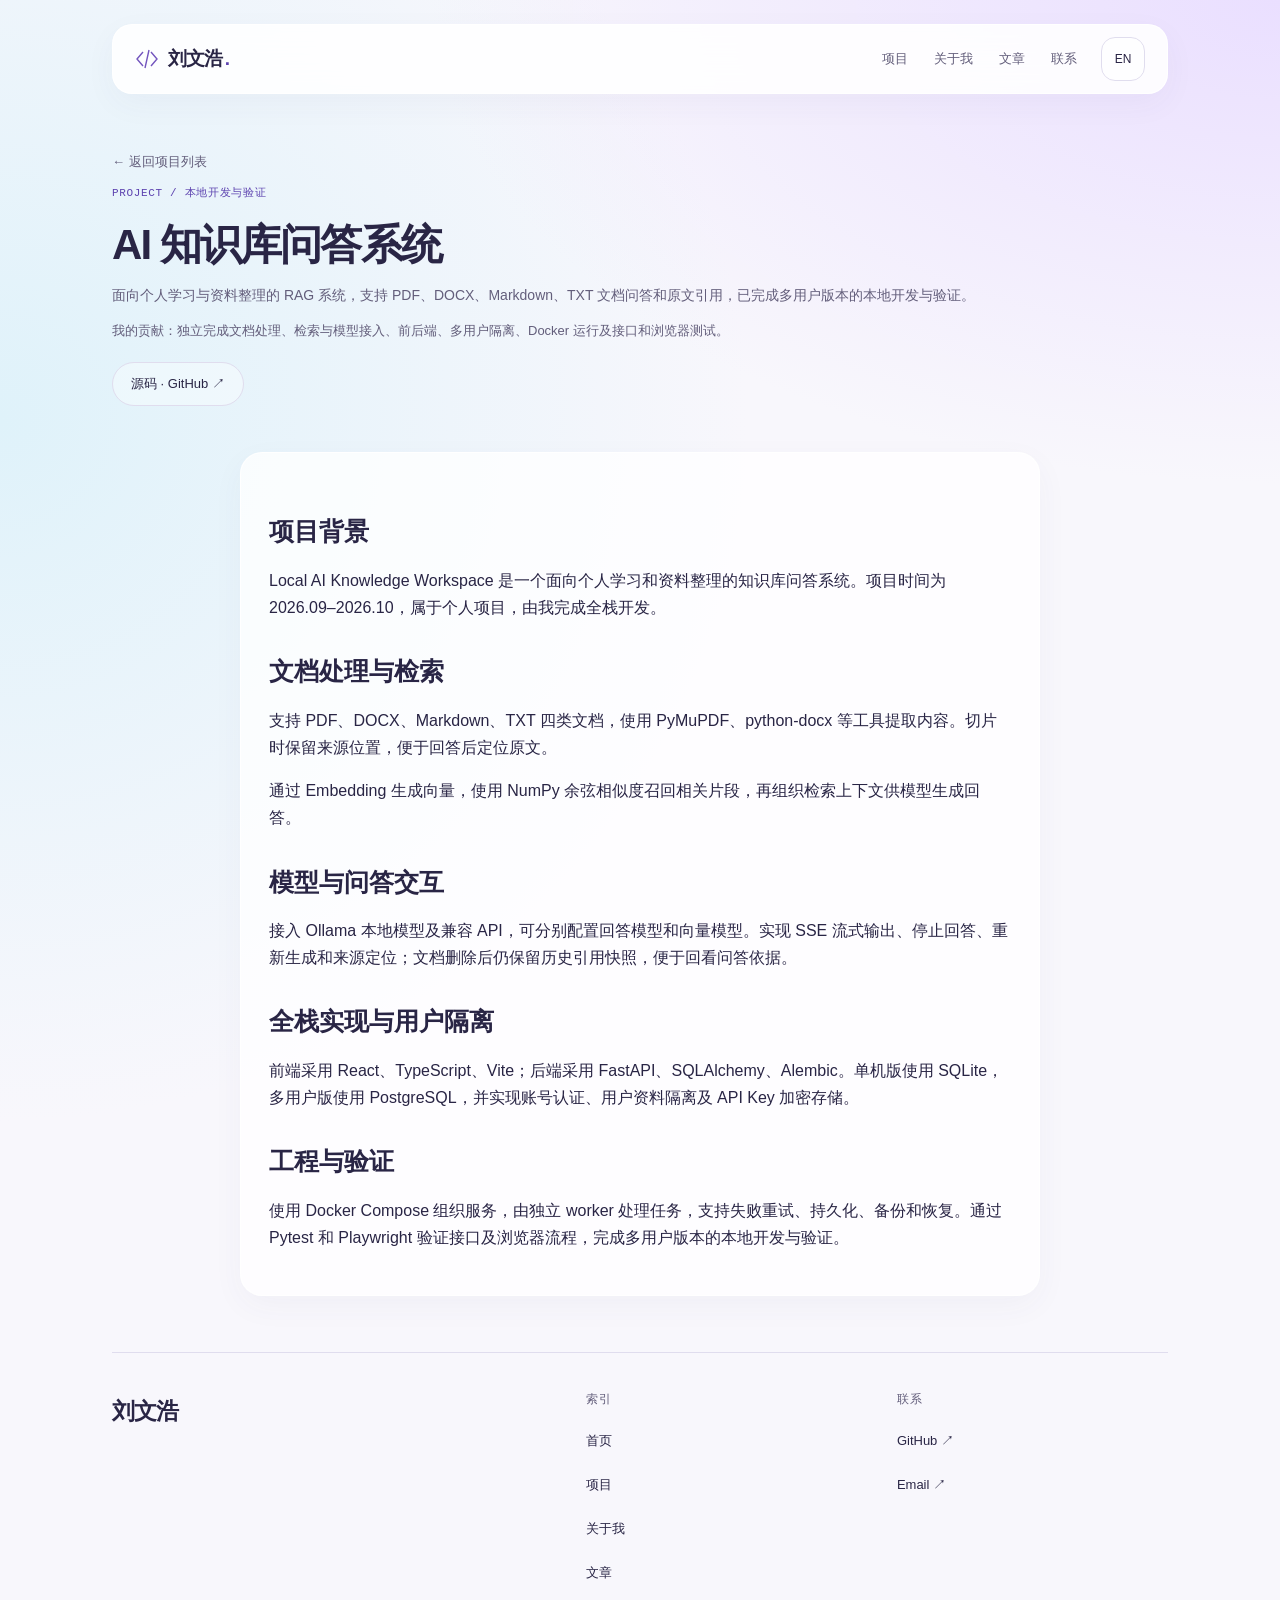
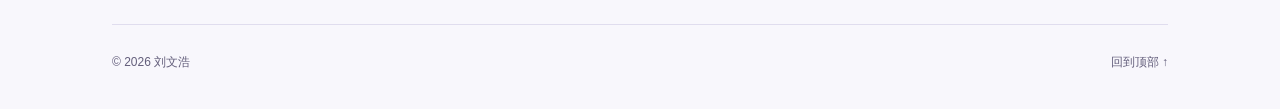
<file: projects/local-ai-knowledge-workspace/index.html>
<!DOCTYPE html><html lang="zh-CN"><head><meta charset="UTF-8"><meta name="viewport" content="width=device-width,initial-scale=1"><title>AI 知识库问答系统 · 项目</title><meta name="description" content="面向个人学习与资料整理的 RAG 系统，支持 PDF、DOCX、Markdown、TXT 文档问答和原文引用，已完成多用户版本的本地开发与验证。"><link rel="icon" type="image/svg+xml" href="/favicon.svg?v=l"><link rel="canonical" href="https://wenhaoliu.cn/projects/local-ai-knowledge-workspace/"><meta property="og:title" content="AI 知识库问答系统 · 项目"><meta property="og:description" content="面向个人学习与资料整理的 RAG 系统，支持 PDF、DOCX、Markdown、TXT 文档问答和原文引用，已完成多用户版本的本地开发与验证。"><meta property="og:type" content="website"><meta property="og:url" content="https://wenhaoliu.cn/projects/local-ai-knowledge-workspace/"><meta property="og:image" content="https://wenhaoliu.cn/share.png"><link rel="alternate" hreflang="zh-CN" href="https://wenhaoliu.cn/projects/local-ai-knowledge-workspace/"><link rel="alternate" hreflang="en" href="https://wenhaoliu.cn/en/projects/local-ai-knowledge-workspace/"><link rel="stylesheet" href="/_astro/Layout.D39H3hfe.css"></head><body><a class="skip-link" href="#main">跳到主要内容</a><header class="header"><div class="wrap header-inner"><a class="brand" href="/"><svg class="brand-mark" viewBox="0 0 24 24" fill="none" stroke="currentColor" stroke-width="1.4" aria-hidden="true" focusable="false"><path d="m8 5-6 7 6 7m8-14 6 7-6 7M14 3l-4 18"></path></svg>刘文浩<span class="brand-dot">.</span></a><div class="header-actions"><button class="menu-toggle" type="button" aria-expanded="false" aria-controls="site-nav" aria-label="打开导航菜单" data-open-label="打开导航菜单" data-close-label="关闭导航菜单">菜单</button><nav class="nav" id="site-nav" aria-label="主导航" data-open="false"><a href="/#projects">项目</a><a href="/#about">关于我</a><a href="/#articles">文章</a><a href="/#contact">联系</a></nav><a class="language-toggle" data-language-switch href="/en/projects/local-ai-knowledge-workspace/" lang="en" hreflang="en" aria-label="Switch to English">EN</a></div></div></header><main id="main" class="wrap"><header class="page-header" id="top"><a class="back-link" href="/projects/">← 返回项目列表</a><p class="eyebrow">PROJECT / 本地开发与验证</p><h1>AI 知识库问答系统</h1><p class="section-subtitle">面向个人学习与资料整理的 RAG 系统，支持 PDF、DOCX、Markdown、TXT 文档问答和原文引用，已完成多用户版本的本地开发与验证。</p><p class="contribution">我的贡献：独立完成文档处理、检索与模型接入、前后端、多用户隔离、Docker 运行及接口和浏览器测试。</p><div class="detail-resources"><a class="button" href="https://github.com/whisbest/local-ai-knowledge-workspace" target="_blank" rel="noopener noreferrer">源码 · GitHub ↗</a></div></header><article class="prose"><h2 id="heading-1">项目背景</h2><p>Local AI Knowledge Workspace 是一个面向个人学习和资料整理的知识库问答系统。项目时间为 2026.09–2026.10，属于个人项目，由我完成全栈开发。</p>
<h2 id="heading-2">文档处理与检索</h2><p>支持 PDF、DOCX、Markdown、TXT 四类文档，使用 PyMuPDF、python-docx 等工具提取内容。切片时保留来源位置，便于回答后定位原文。</p>
<p>通过 Embedding 生成向量，使用 NumPy 余弦相似度召回相关片段，再组织检索上下文供模型生成回答。</p>
<h2 id="heading-3">模型与问答交互</h2><p>接入 Ollama 本地模型及兼容 API，可分别配置回答模型和向量模型。实现 SSE 流式输出、停止回答、重新生成和来源定位；文档删除后仍保留历史引用快照，便于回看问答依据。</p>
<h2 id="heading-4">全栈实现与用户隔离</h2><p>前端采用 React、TypeScript、Vite；后端采用 FastAPI、SQLAlchemy、Alembic。单机版使用 SQLite，多用户版使用 PostgreSQL，并实现账号认证、用户资料隔离及 API Key 加密存储。</p>
<h2 id="heading-5">工程与验证</h2><p>使用 Docker Compose 组织服务，由独立 worker 处理任务，支持失败重试、持久化、备份和恢复。通过 Pytest 和 Playwright 验证接口及浏览器流程，完成多用户版本的本地开发与验证。</p>
</article></main><footer class="footer"><div class="wrap"><div class="footer-inner"><a class="footer-name" href="/#top">刘文浩</a><nav class="footer-index" aria-label="页脚索引"><h2 class="footer-heading">索引</h2><a href="/#top">首页</a><a href="/#projects">项目</a><a href="/#about">关于我</a><a href="/#articles">文章</a></nav><div class="footer-contact"><h2 class="footer-heading">联系</h2><a href="https://github.com/whisbest" target="_blank" rel="noopener noreferrer">GitHub ↗</a><a href="mailto:liuwenhao0918@163.com">Email ↗</a></div></div><div class="footer-bottom"><span>© 2026 刘文浩</span><a href="/#top">回到顶部 ↑</a></div></div></footer><script type="module">var e=document.querySelector(`[data-language-switch]`),t=()=>{e&&(e.hash=window.location.hash)};t(),window.addEventListener(`hashchange`,t),e?.addEventListener(`click`,t=>{if(!(t.button!==0||t.ctrlKey||t.metaKey||t.shiftKey||t.altKey))try{sessionStorage.setItem(`language-position`,JSON.stringify({path:new URL(e.href).pathname,y:window.scrollY}))}catch{}});try{let e=sessionStorage.getItem(`language-position`);if(e){sessionStorage.removeItem(`language-position`);let t=JSON.parse(e);if(t.path===location.pathname&&!location.hash&&Number.isFinite(t.y)){let e=()=>requestAnimationFrame(()=>window.scrollTo({top:t.y,behavior:`instant`}));document.readyState===`complete`?e():window.addEventListener(`load`,e,{once:!0})}}}catch{}var n=document.querySelector(`.menu-toggle`),r=document.querySelector(`#site-nav`),i=e=>{n?.setAttribute(`aria-expanded`,String(e)),n?.setAttribute(`aria-label`,(e?n?.dataset.closeLabel:n?.dataset.openLabel)||``),r&&(r.dataset.open=String(e))};n?.addEventListener(`click`,()=>i(n.getAttribute(`aria-expanded`)!==`true`)),r?.querySelectorAll(`a`).forEach(e=>e.addEventListener(`click`,()=>i(!1))),document.addEventListener(`keydown`,e=>{e.key===`Escape`&&n?.getAttribute(`aria-expanded`)===`true`&&(i(!1),n.focus())}),document.addEventListener(`click`,e=>{e.target instanceof Node&&!r?.contains(e.target)&&!n?.contains(e.target)&&i(!1)}),window.matchMedia(`(min-width: 768px)`).addEventListener(`change`,()=>i(!1));</script></body></html>
</file>
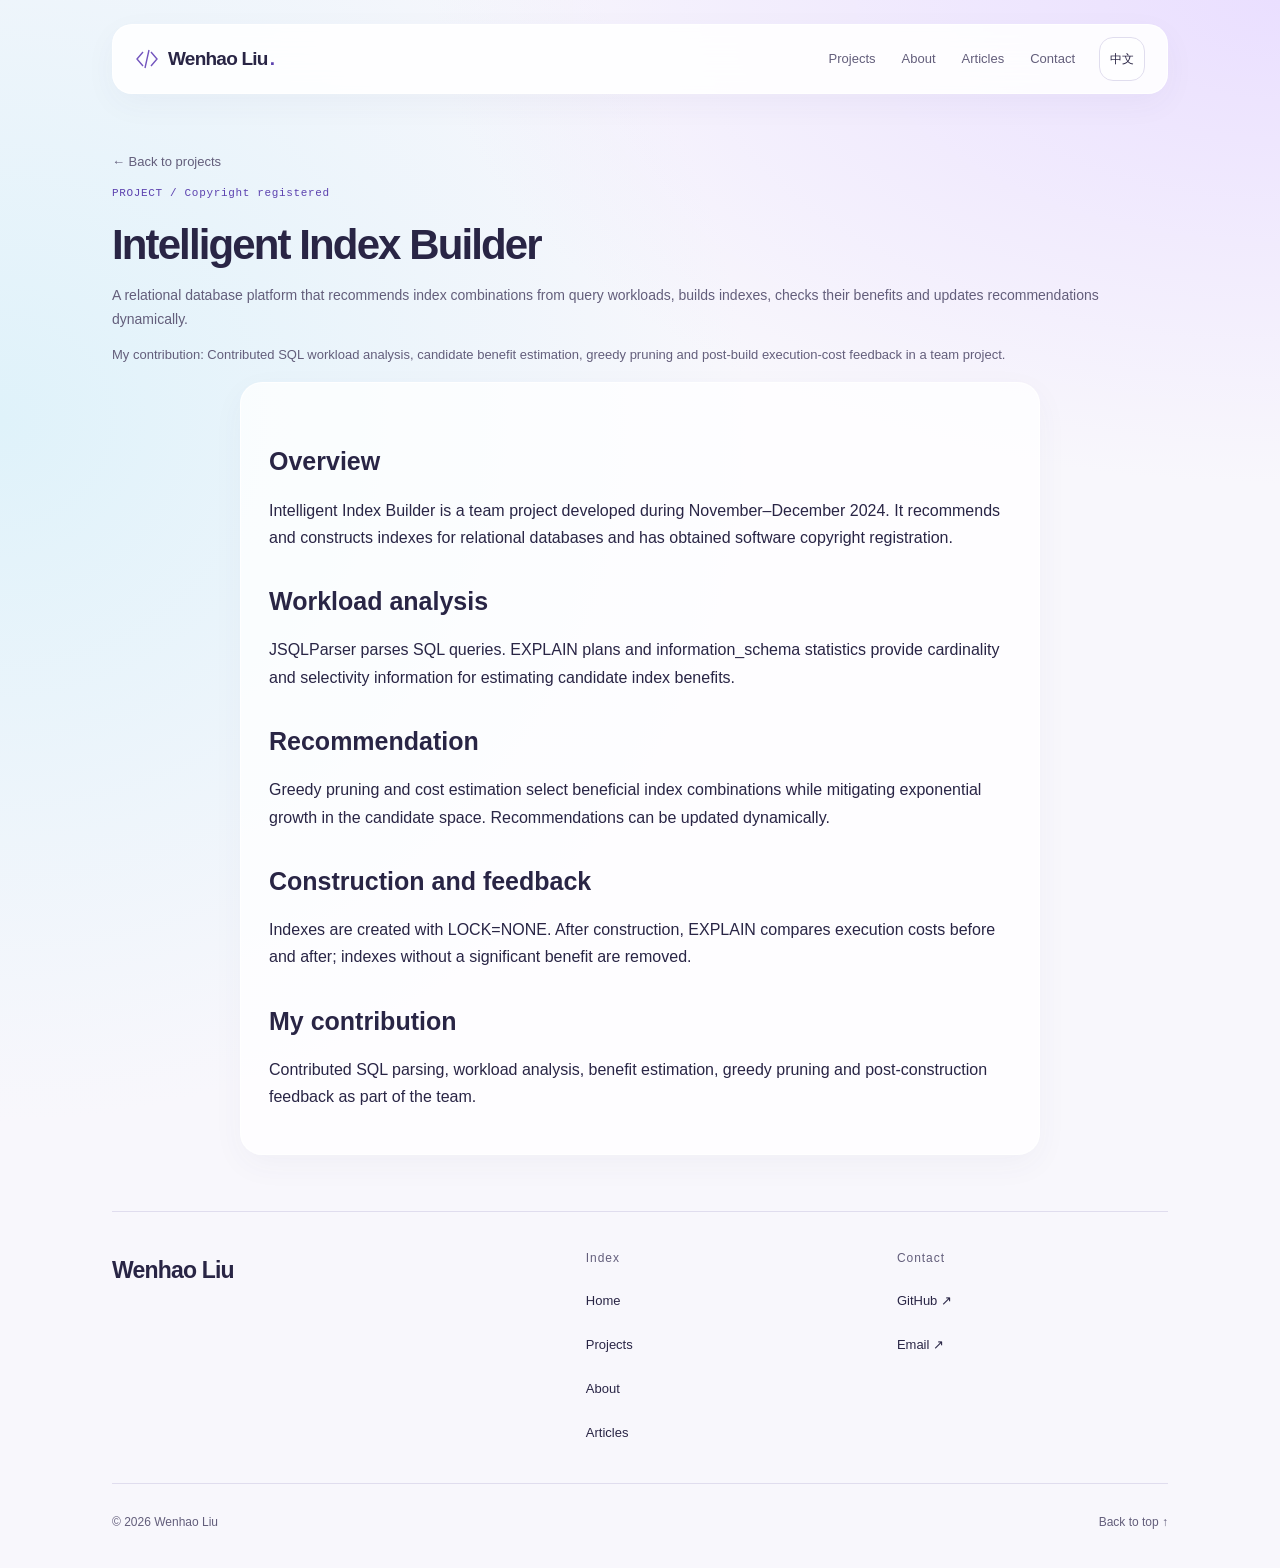
<file: en/projects/intelligent-index-builder/index.html>
<!DOCTYPE html><html lang="en"><head><meta charset="UTF-8"><meta name="viewport" content="width=device-width,initial-scale=1"><title>Intelligent Index Builder · Projects</title><meta name="description" content="A relational database platform that recommends index combinations from query workloads, builds indexes, checks their benefits and updates recommendations dynamically."><link rel="icon" type="image/svg+xml" href="/favicon.svg?v=l"><link rel="canonical" href="https://wenhaoliu.cn/en/projects/intelligent-index-builder/"><meta property="og:title" content="Intelligent Index Builder · Projects"><meta property="og:description" content="A relational database platform that recommends index combinations from query workloads, builds indexes, checks their benefits and updates recommendations dynamically."><meta property="og:type" content="website"><meta property="og:url" content="https://wenhaoliu.cn/en/projects/intelligent-index-builder/"><meta property="og:image" content="https://wenhaoliu.cn/share.png"><link rel="alternate" hreflang="en" href="https://wenhaoliu.cn/en/projects/intelligent-index-builder/"><link rel="alternate" hreflang="zh-CN" href="https://wenhaoliu.cn/projects/intelligent-index-builder/"><link rel="stylesheet" href="/_astro/Layout.D39H3hfe.css"></head><body><a class="skip-link" href="#main">Skip to main content</a><header class="header"><div class="wrap header-inner"><a class="brand" href="/en/"><svg class="brand-mark" viewBox="0 0 24 24" fill="none" stroke="currentColor" stroke-width="1.4" aria-hidden="true" focusable="false"><path d="m8 5-6 7 6 7m8-14 6 7-6 7M14 3l-4 18"></path></svg>Wenhao Liu<span class="brand-dot">.</span></a><div class="header-actions"><button class="menu-toggle" type="button" aria-expanded="false" aria-controls="site-nav" aria-label="Open navigation menu" data-open-label="Open navigation menu" data-close-label="Close navigation menu">Menu</button><nav class="nav" id="site-nav" aria-label="Main navigation" data-open="false"><a href="/en/#projects">Projects</a><a href="/en/#about">About</a><a href="/en/#articles">Articles</a><a href="/en/#contact">Contact</a></nav><a class="language-toggle" data-language-switch href="/projects/intelligent-index-builder/" lang="zh-CN" hreflang="zh-CN" aria-label="切换为中文">中文</a></div></div></header><main id="main" class="wrap"><header class="page-header" id="top"><a class="back-link" href="/en/projects/">← Back to projects</a><p class="eyebrow">PROJECT / Copyright registered</p><h1>Intelligent Index Builder</h1><p class="section-subtitle">A relational database platform that recommends index combinations from query workloads, builds indexes, checks their benefits and updates recommendations dynamically.</p><p class="contribution">My contribution: Contributed SQL workload analysis, candidate benefit estimation, greedy pruning and post-build execution-cost feedback in a team project.</p></header><article class="prose"><h2 id="heading-1">Overview</h2><p>Intelligent Index Builder is a team project developed during November–December 2024. It recommends and constructs indexes for relational databases and has obtained software copyright registration.</p>
<h2 id="heading-2">Workload analysis</h2><p>JSQLParser parses SQL queries. EXPLAIN plans and information_schema statistics provide cardinality and selectivity information for estimating candidate index benefits.</p>
<h2 id="heading-3">Recommendation</h2><p>Greedy pruning and cost estimation select beneficial index combinations while mitigating exponential growth in the candidate space. Recommendations can be updated dynamically.</p>
<h2 id="heading-4">Construction and feedback</h2><p>Indexes are created with LOCK=NONE. After construction, EXPLAIN compares execution costs before and after; indexes without a significant benefit are removed.</p>
<h2 id="heading-5">My contribution</h2><p>Contributed SQL parsing, workload analysis, benefit estimation, greedy pruning and post-construction feedback as part of the team.</p>
</article></main><footer class="footer"><div class="wrap"><div class="footer-inner"><a class="footer-name" href="/en/#top">Wenhao Liu</a><nav class="footer-index" aria-label="Footer index"><h2 class="footer-heading">Index</h2><a href="/en/#top">Home</a><a href="/en/#projects">Projects</a><a href="/en/#about">About</a><a href="/en/#articles">Articles</a></nav><div class="footer-contact"><h2 class="footer-heading">Contact</h2><a href="https://github.com/whisbest" target="_blank" rel="noopener noreferrer">GitHub ↗</a><a href="mailto:liuwenhao0918@163.com">Email ↗</a></div></div><div class="footer-bottom"><span>© 2026 Wenhao Liu</span><a href="/en/#top">Back to top ↑</a></div></div></footer><script type="module">var e=document.querySelector(`[data-language-switch]`),t=()=>{e&&(e.hash=window.location.hash)};t(),window.addEventListener(`hashchange`,t),e?.addEventListener(`click`,t=>{if(!(t.button!==0||t.ctrlKey||t.metaKey||t.shiftKey||t.altKey))try{sessionStorage.setItem(`language-position`,JSON.stringify({path:new URL(e.href).pathname,y:window.scrollY}))}catch{}});try{let e=sessionStorage.getItem(`language-position`);if(e){sessionStorage.removeItem(`language-position`);let t=JSON.parse(e);if(t.path===location.pathname&&!location.hash&&Number.isFinite(t.y)){let e=()=>requestAnimationFrame(()=>window.scrollTo({top:t.y,behavior:`instant`}));document.readyState===`complete`?e():window.addEventListener(`load`,e,{once:!0})}}}catch{}var n=document.querySelector(`.menu-toggle`),r=document.querySelector(`#site-nav`),i=e=>{n?.setAttribute(`aria-expanded`,String(e)),n?.setAttribute(`aria-label`,(e?n?.dataset.closeLabel:n?.dataset.openLabel)||``),r&&(r.dataset.open=String(e))};n?.addEventListener(`click`,()=>i(n.getAttribute(`aria-expanded`)!==`true`)),r?.querySelectorAll(`a`).forEach(e=>e.addEventListener(`click`,()=>i(!1))),document.addEventListener(`keydown`,e=>{e.key===`Escape`&&n?.getAttribute(`aria-expanded`)===`true`&&(i(!1),n.focus())}),document.addEventListener(`click`,e=>{e.target instanceof Node&&!r?.contains(e.target)&&!n?.contains(e.target)&&i(!1)}),window.matchMedia(`(min-width: 768px)`).addEventListener(`change`,()=>i(!1));</script></body></html>
</file>
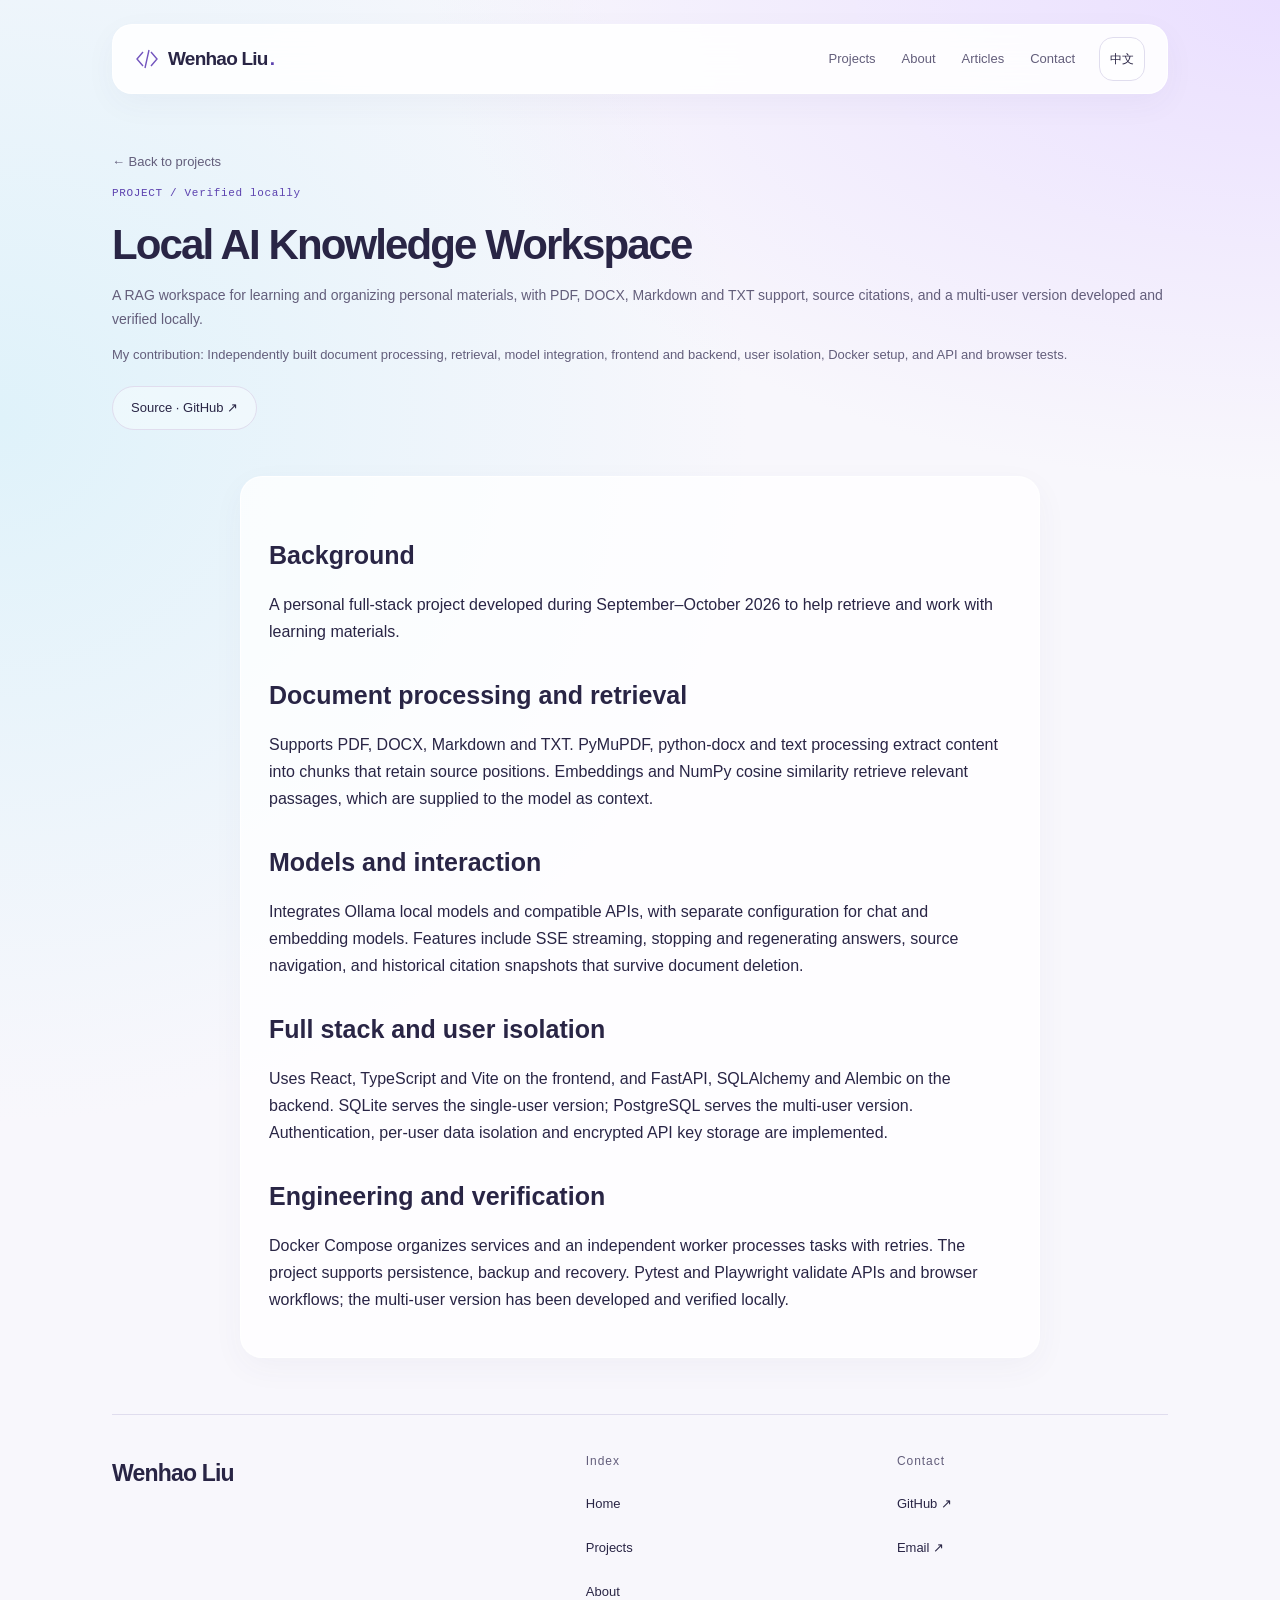
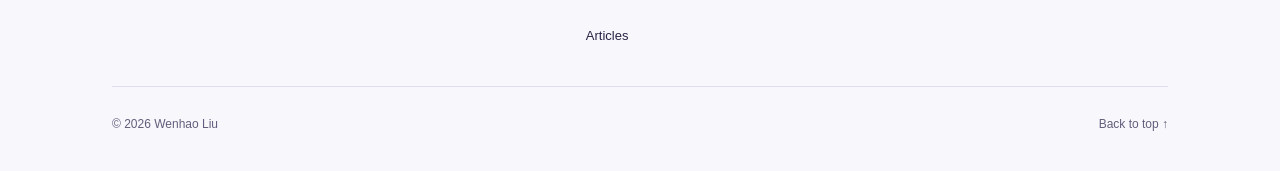
<file: en/projects/local-ai-knowledge-workspace/index.html>
<!DOCTYPE html><html lang="en"><head><meta charset="UTF-8"><meta name="viewport" content="width=device-width,initial-scale=1"><title>Local AI Knowledge Workspace · Projects</title><meta name="description" content="A RAG workspace for learning and organizing personal materials, with PDF, DOCX, Markdown and TXT support, source citations, and a multi-user version developed and verified locally."><link rel="icon" type="image/svg+xml" href="/favicon.svg?v=l"><link rel="canonical" href="https://wenhaoliu.cn/en/projects/local-ai-knowledge-workspace/"><meta property="og:title" content="Local AI Knowledge Workspace · Projects"><meta property="og:description" content="A RAG workspace for learning and organizing personal materials, with PDF, DOCX, Markdown and TXT support, source citations, and a multi-user version developed and verified locally."><meta property="og:type" content="website"><meta property="og:url" content="https://wenhaoliu.cn/en/projects/local-ai-knowledge-workspace/"><meta property="og:image" content="https://wenhaoliu.cn/share.png"><link rel="alternate" hreflang="en" href="https://wenhaoliu.cn/en/projects/local-ai-knowledge-workspace/"><link rel="alternate" hreflang="zh-CN" href="https://wenhaoliu.cn/projects/local-ai-knowledge-workspace/"><link rel="stylesheet" href="/_astro/Layout.D39H3hfe.css"></head><body><a class="skip-link" href="#main">Skip to main content</a><header class="header"><div class="wrap header-inner"><a class="brand" href="/en/"><svg class="brand-mark" viewBox="0 0 24 24" fill="none" stroke="currentColor" stroke-width="1.4" aria-hidden="true" focusable="false"><path d="m8 5-6 7 6 7m8-14 6 7-6 7M14 3l-4 18"></path></svg>Wenhao Liu<span class="brand-dot">.</span></a><div class="header-actions"><button class="menu-toggle" type="button" aria-expanded="false" aria-controls="site-nav" aria-label="Open navigation menu" data-open-label="Open navigation menu" data-close-label="Close navigation menu">Menu</button><nav class="nav" id="site-nav" aria-label="Main navigation" data-open="false"><a href="/en/#projects">Projects</a><a href="/en/#about">About</a><a href="/en/#articles">Articles</a><a href="/en/#contact">Contact</a></nav><a class="language-toggle" data-language-switch href="/projects/local-ai-knowledge-workspace/" lang="zh-CN" hreflang="zh-CN" aria-label="切换为中文">中文</a></div></div></header><main id="main" class="wrap"><header class="page-header" id="top"><a class="back-link" href="/en/projects/">← Back to projects</a><p class="eyebrow">PROJECT / Verified locally</p><h1>Local AI Knowledge Workspace</h1><p class="section-subtitle">A RAG workspace for learning and organizing personal materials, with PDF, DOCX, Markdown and TXT support, source citations, and a multi-user version developed and verified locally.</p><p class="contribution">My contribution: Independently built document processing, retrieval, model integration, frontend and backend, user isolation, Docker setup, and API and browser tests.</p><div class="detail-resources"><a class="button" href="https://github.com/whisbest/local-ai-knowledge-workspace" target="_blank" rel="noopener noreferrer">Source · GitHub ↗</a></div></header><article class="prose"><h2 id="heading-1">Background</h2><p>A personal full-stack project developed during September–October 2026 to help retrieve and work with learning materials.</p>
<h2 id="heading-2">Document processing and retrieval</h2><p>Supports PDF, DOCX, Markdown and TXT. PyMuPDF, python-docx and text processing extract content into chunks that retain source positions. Embeddings and NumPy cosine similarity retrieve relevant passages, which are supplied to the model as context.</p>
<h2 id="heading-3">Models and interaction</h2><p>Integrates Ollama local models and compatible APIs, with separate configuration for chat and embedding models. Features include SSE streaming, stopping and regenerating answers, source navigation, and historical citation snapshots that survive document deletion.</p>
<h2 id="heading-4">Full stack and user isolation</h2><p>Uses React, TypeScript and Vite on the frontend, and FastAPI, SQLAlchemy and Alembic on the backend. SQLite serves the single-user version; PostgreSQL serves the multi-user version. Authentication, per-user data isolation and encrypted API key storage are implemented.</p>
<h2 id="heading-5">Engineering and verification</h2><p>Docker Compose organizes services and an independent worker processes tasks with retries. The project supports persistence, backup and recovery. Pytest and Playwright validate APIs and browser workflows; the multi-user version has been developed and verified locally.</p>
</article></main><footer class="footer"><div class="wrap"><div class="footer-inner"><a class="footer-name" href="/en/#top">Wenhao Liu</a><nav class="footer-index" aria-label="Footer index"><h2 class="footer-heading">Index</h2><a href="/en/#top">Home</a><a href="/en/#projects">Projects</a><a href="/en/#about">About</a><a href="/en/#articles">Articles</a></nav><div class="footer-contact"><h2 class="footer-heading">Contact</h2><a href="https://github.com/whisbest" target="_blank" rel="noopener noreferrer">GitHub ↗</a><a href="mailto:liuwenhao0918@163.com">Email ↗</a></div></div><div class="footer-bottom"><span>© 2026 Wenhao Liu</span><a href="/en/#top">Back to top ↑</a></div></div></footer><script type="module">var e=document.querySelector(`[data-language-switch]`),t=()=>{e&&(e.hash=window.location.hash)};t(),window.addEventListener(`hashchange`,t),e?.addEventListener(`click`,t=>{if(!(t.button!==0||t.ctrlKey||t.metaKey||t.shiftKey||t.altKey))try{sessionStorage.setItem(`language-position`,JSON.stringify({path:new URL(e.href).pathname,y:window.scrollY}))}catch{}});try{let e=sessionStorage.getItem(`language-position`);if(e){sessionStorage.removeItem(`language-position`);let t=JSON.parse(e);if(t.path===location.pathname&&!location.hash&&Number.isFinite(t.y)){let e=()=>requestAnimationFrame(()=>window.scrollTo({top:t.y,behavior:`instant`}));document.readyState===`complete`?e():window.addEventListener(`load`,e,{once:!0})}}}catch{}var n=document.querySelector(`.menu-toggle`),r=document.querySelector(`#site-nav`),i=e=>{n?.setAttribute(`aria-expanded`,String(e)),n?.setAttribute(`aria-label`,(e?n?.dataset.closeLabel:n?.dataset.openLabel)||``),r&&(r.dataset.open=String(e))};n?.addEventListener(`click`,()=>i(n.getAttribute(`aria-expanded`)!==`true`)),r?.querySelectorAll(`a`).forEach(e=>e.addEventListener(`click`,()=>i(!1))),document.addEventListener(`keydown`,e=>{e.key===`Escape`&&n?.getAttribute(`aria-expanded`)===`true`&&(i(!1),n.focus())}),document.addEventListener(`click`,e=>{e.target instanceof Node&&!r?.contains(e.target)&&!n?.contains(e.target)&&i(!1)}),window.matchMedia(`(min-width: 768px)`).addEventListener(`change`,()=>i(!1));</script></body></html>
</file>
<file: _astro/Layout.D39H3hfe.css>
:root{--paper:#f8f7fc;--card:#ffffffc2;--ink:#292545;--muted:#635e7b;--line:#e0ddee;--accent:#5c42af;--blue-bg:#eee9fc;--blue-ink:#53418c;--green-bg:#e6f2f5;--green-ink:#32616c;--orange-bg:#f4eaf4;--orange-ink:#7c4779;--glass-border:#fffffff0;--glass-shadow:0 10px 32px #4e3a7c0b;--sans:"Segoe UI","Microsoft YaHei","PingFang SC",sans-serif;--mono:Consolas,"SFMono-Regular",monospace}*{box-sizing:border-box}html{scroll-behavior:smooth;scroll-padding-top:116px}body{background:radial-gradient(ellipse 85% 620px at 100% 0,#eadfff 0,transparent 78%),radial-gradient(ellipse 75% 900px at 0 420px,#dff2fa 0,transparent 78%),var(--paper);min-height:100vh;color:var(--ink);font-family:var(--sans);margin:0;font-size:16px;line-height:1.7}a{color:inherit;text-decoration:none}button,input{font:inherit}button,a{-webkit-tap-highlight-color:transparent}a:focus-visible,button:focus-visible,summary:focus-visible{outline:3px solid var(--accent);outline-offset:5px}img{max-width:100%;height:auto;display:block}h1,h2,h3,p{margin:0}button{cursor:pointer}::selection{background:#ded4fa}.wrap{max-width:1120px;margin:0 auto;padding:0 32px}.skip-link{z-index:99;background:var(--ink);color:#fff;border-radius:8px;padding:10px;position:fixed;top:-100px;left:16px}.skip-link:focus{top:10px}.demo-banner{text-align:center;letter-spacing:.04em;color:var(--muted);background:#eeebf7;padding:7px 16px;font-size:12px}.header{border:1px solid var(--glass-border);width:calc(100% - 64px);max-width:1056px;box-shadow:var(--glass-shadow);backdrop-filter:blur(16px);z-index:20;background:#ffffffe0;border-radius:20px;margin:24px auto 0;position:sticky;top:12px}.header-inner{justify-content:space-between;align-items:center;gap:20px;max-width:none;height:68px;padding:0 22px;display:flex}.brand{letter-spacing:-.04em;overflow-wrap:anywhere;align-items:center;gap:9px;min-width:0;font-size:19px;font-weight:650;display:inline-flex}.brand-mark{color:#7355be;flex-shrink:0;width:24px;height:24px}.brand-dot{color:var(--accent);margin-left:-7px}.header-actions{flex-shrink:0;align-items:center;gap:24px;display:flex}.nav{color:var(--muted);gap:26px;font-size:13px;display:flex}.nav a{align-items:center;min-height:44px;display:inline-flex}.nav a:hover{color:var(--accent)}.menu-toggle{border:1px solid var(--line);min-height:44px;color:var(--ink);background:0 0;border-radius:12px;padding:8px 12px;display:none}.language-toggle{border:1px solid var(--line);white-space:nowrap;background:#ffffff80;border-radius:14px;justify-content:center;align-items:center;min-width:44px;min-height:44px;padding:8px 10px;font-size:12px;display:inline-flex}.language-toggle:hover{color:var(--accent);border-color:var(--accent)}.hero{grid-template-columns:minmax(0,1.8fr) minmax(0,1fr);align-items:stretch;gap:18px;margin-top:28px;display:grid}.hero-intro{border:1px solid var(--glass-border);min-width:0;box-shadow:var(--glass-shadow);background:linear-gradient(135deg,#ffffffe0,#eeebffcc);border-radius:24px;padding:38px}.eyebrow{font:11px/1.8 var(--mono);letter-spacing:.06em;color:var(--accent);overflow-wrap:anywhere}.hero h1{letter-spacing:-.055em;overflow-wrap:anywhere;margin:22px 0 17px;font-size:clamp(42px,5.2vw,66px);font-weight:650;line-height:1.15}.hero h1 span{letter-spacing:-.025em;margin-top:14px;font-size:.48em;display:block}.hero-name{color:var(--muted);margin:-4px 0 18px;font-size:18px}.intro{color:var(--muted);max-width:570px;font-size:14px;line-height:1.9}.actions{flex-wrap:wrap;align-items:center;gap:12px;margin-top:26px;display:flex}.button{border:1px solid var(--line);min-height:44px;color:var(--ink);background:#ffffff59;border-radius:24px;justify-content:center;align-items:center;gap:12px;padding:10px 18px;font-size:13px;display:inline-flex}.button.primary{color:#fff;background:#6650b3;border-color:#6650b3}.button.primary:hover{background:#59439f}.text-link{align-items:center;gap:8px;min-height:44px;padding:10px 2px;font-size:13px;display:inline-flex}.text-link:hover,.resource:hover{color:var(--accent);text-underline-offset:5px;text-decoration:underline}.hero-side{gap:18px;min-width:0;display:grid}.hero-aside{border:1px solid var(--glass-border);min-width:0;box-shadow:var(--glass-shadow);background:linear-gradient(145deg,#e8eafdd4,#ffffffb3);border-radius:24px;flex-direction:column;justify-content:center;padding:30px 27px;display:flex;position:relative}.hero-aside .small{letter-spacing:.08em;color:var(--muted);margin-bottom:17px;font-size:11px}.index-row{border-bottom:1px solid #dcd8ec;align-items:center;gap:12px;min-height:54px;padding:15px 0;font-size:14px;display:flex}.index-row:last-child{border-bottom:0}.index-row span:last-child{color:var(--muted);font:11px var(--mono);white-space:nowrap;margin-left:auto}.index-row:hover{color:var(--accent)}.hero-photo{object-fit:cover;border-radius:24px;width:100%;max-height:300px}.hero:not(:has(.hero-side)){grid-template-columns:1fr}.section{margin-top:36px;padding:0 0 8px}.section-head{justify-content:space-between;align-items:center;gap:16px;margin-bottom:22px;display:flex}.section h2{letter-spacing:-.04em;font-size:25px;font-weight:650;line-height:1.3}.section-label{font:11px var(--mono);color:var(--accent);letter-spacing:.08em;margin-bottom:12px}.section-subtitle{color:var(--muted);margin-top:12px;font-size:14px}.project-grid{grid-template-columns:repeat(2,minmax(0,1fr));gap:18px;display:grid}.project-card{background:var(--card);border:1px solid var(--glass-border);min-width:0;box-shadow:var(--glass-shadow);border-radius:22px;flex-direction:column;transition:transform .18s,box-shadow .18s;display:flex;overflow:hidden}.project-card:hover{transform:translateY(-2px);box-shadow:0 14px 32px #4e3a7c13}.project-cover{aspect-ratio:16/10;color:#7562ae;background:linear-gradient(125deg,#e9e4fc,#efeffd);flex-shrink:0;justify-content:center;align-items:center;display:flex;position:relative;overflow:hidden}.project-cover[data-variant="1"]{color:#497c8c;background:linear-gradient(125deg,#ddf0f3,#e9f0ff)}.project-cover img{object-fit:cover;width:100%;height:100%}.project-artwork{width:100%;height:100%;padding:12px 8px}.cover-caption{letter-spacing:.03em;color:var(--muted);font-size:10px;position:absolute;bottom:16px;right:20px}.project-body{flex-direction:column;flex:1;padding:23px 26px;display:flex}.project-top{flex-wrap:wrap;justify-content:space-between;align-items:flex-start;gap:10px;display:flex}.project-title{letter-spacing:-.025em;overflow-wrap:anywhere;flex:1;min-width:180px;font-size:20px;font-weight:600;line-height:1.5}.status{white-space:nowrap;color:#5a4b7e;background:#ece7f7;border-radius:7px;padding:4px 8px;font-size:10px}.project-summary{color:var(--muted);flex:1;margin-top:12px;font-size:13px;line-height:1.9}.contribution{color:var(--muted);margin-top:12px;font-size:13px}.tags{color:var(--muted);flex-wrap:wrap;gap:8px;margin-top:18px;font-size:11px;display:flex}.tags span{border:1px solid var(--line);border-radius:6px;padding:2px 7px}.resources{border-top:1px solid var(--line);flex-wrap:wrap;gap:8px 22px;margin-top:20px;padding-top:12px;display:flex}.resource{align-items:center;gap:8px;min-height:44px;font-size:12px;display:inline-flex}.resource .arrow{color:var(--accent)}#about{border:1px solid var(--glass-border);box-shadow:var(--glass-shadow);background:#ffffffb3;border-radius:22px;padding:26px 28px}.honors-grid{grid-template-columns:repeat(2,minmax(0,1fr));grid-auto-rows:1fr;column-gap:32px;margin:0;padding:0;list-style:none;display:grid}.honor{border-bottom:1px solid var(--line);min-width:0;min-height:62px;color:var(--ink);overflow-wrap:anywhere;align-items:center;gap:16px;padding:16px 0;display:flex}.honor-title{flex:1;min-width:0;font-size:14px;font-weight:400;line-height:1.8}.honor .resource{color:var(--muted);flex-shrink:0;font-size:12px}.honor-note{color:var(--muted);margin-top:22px;font-size:13px}.award-line{flex-wrap:wrap;gap:4px 12px;font-size:14px;display:flex}.honor-meta{color:var(--muted);font-size:12px}.award{white-space:nowrap}.article-row{border:1px solid var(--glass-border);background:var(--card);box-shadow:var(--glass-shadow);border-radius:20px;grid-template-columns:140px minmax(0,1fr);gap:24px;margin-bottom:16px;padding:24px 27px;display:grid}.article-meta{color:var(--muted);font-size:12px}.article-title{overflow-wrap:anywhere;font-size:18px;font-weight:600;line-height:1.6}.article-title a:hover{color:var(--accent)}.article-summary{color:var(--muted);max-width:940px;margin-top:10px;font-size:13px;line-height:1.9}.paper-row{display:block}.paper-row .article-title{font-size:17px}.paper-heading{justify-content:space-between;align-items:baseline;gap:16px;display:flex}.paper-heading .article-title{min-width:0}.paper-date{white-space:nowrap;flex-shrink:0}#contact{border:1px solid var(--glass-border);text-align:center;box-shadow:var(--glass-shadow);background:linear-gradient(135deg,#ffffffb8,#ede9ffa6);border-radius:22px;margin-bottom:34px;padding:52px 28px 28px}#contact .eyebrow{letter-spacing:.22em;margin-bottom:12px}#contact h2{letter-spacing:-.04em;font-size:clamp(28px,3.4vw,38px);font-weight:650}.contact-layout{flex-direction:column;align-items:center;gap:28px;margin-top:24px;display:flex}.contact-email{letter-spacing:-.03em;color:var(--accent);overflow-wrap:anywhere;text-underline-offset:8px;align-items:center;max-width:100%;min-height:44px;font-size:clamp(20px,3.2vw,36px);text-decoration:underline 1px;display:inline-flex}.contact-email:hover{color:var(--ink)}.contact-aside{flex-wrap:wrap;justify-content:center;align-items:center;gap:12px;display:flex}.contact-aside .button{background:#ffffff80;padding-inline:22px}.contact-aside .button:hover{border-color:var(--accent);color:var(--accent);background:#eeebf7}.feedback{color:var(--muted);min-height:20px;margin-top:16px;font-size:12px}.footer{color:var(--muted);margin-top:36px;padding:0 0 24px;font-size:13px}.footer-inner{border-top:1px solid var(--line);grid-template-columns:1.6fr 1fr 1fr;gap:40px;padding:36px 0 28px;display:grid}.footer-name{letter-spacing:-.035em;color:var(--ink);overflow-wrap:anywhere;align-self:start;align-items:center;min-height:44px;font-size:23px;font-weight:600;display:flex}.footer-heading{letter-spacing:.08em;margin-bottom:10px;font-size:12px;font-weight:500}.footer-index,.footer-contact{flex-direction:column;align-items:flex-start;min-width:0;display:flex}.footer-index a,.footer-contact a{overflow-wrap:anywhere;max-width:100%;min-height:44px;color:var(--ink);align-items:center;display:inline-flex}.footer a:hover{color:var(--accent)}.footer-bottom{border-top:1px solid var(--line);justify-content:space-between;align-items:center;gap:12px;padding-top:16px;font-size:12px;display:flex}.footer-bottom>a{flex-shrink:0;align-items:center;min-height:44px;display:inline-flex}.page-header{padding:46px 0 16px}.page-header h1{letter-spacing:-.045em;overflow-wrap:anywhere;margin-top:14px;font-size:42px;line-height:1.3}.back-link{color:var(--muted);align-items:center;min-height:44px;font-size:13px;display:inline-flex}.detail-resources{flex-wrap:wrap;gap:20px;margin:20px 0 30px;display:flex}.prose{background:var(--card);border:1px solid var(--glass-border);max-width:800px;box-shadow:var(--glass-shadow);overflow-wrap:anywhere;border-radius:22px;margin:0 auto 56px;padding:28px}.prose h2{margin:32px 0 16px;font-size:25px;line-height:1.5}.prose h3{margin:26px 0 14px;font-size:20px}.prose p,.prose ul,.prose ol{margin:16px 0}.prose a{color:var(--accent);text-decoration:underline}.prose pre{background:#eeebf7;border-radius:10px;max-width:100%;padding:20px;overflow-x:auto}.prose code{font-family:var(--mono);font-size:14px}.prose blockquote{border-left:3px solid var(--accent);color:var(--muted);margin:24px 0;padding:4px 20px}.prose img{border-radius:10px}.toc{border:1px solid var(--line);background:#ffffff8c;border-radius:14px;margin-bottom:32px;padding:18px 24px}.toc ul{padding-left:20px}.empty-state{max-width:620px;padding:64px 0 100px}.empty-state h1{letter-spacing:-.04em;margin-bottom:20px;font-size:42px}.empty-state p{color:var(--muted)}.screen-reader{clip:rect(0,0,0,0);width:1px;height:1px;position:absolute;overflow:hidden}@media (width<=1099px){.honors-grid{grid-template-columns:1fr}}@media (width<=767px){html{scroll-padding-top:104px}.wrap{padding:0 20px}.header{border-radius:16px;width:calc(100% - 40px);margin-top:16px;top:10px}.header-inner{gap:12px;height:64px;padding:0 14px}.brand{gap:6px;max-width:calc(100% - 118px);font-size:16px}.brand-mark{width:20px;height:20px}.brand-dot{margin-left:-5px}.header-actions{gap:8px}.language-toggle{border-radius:12px}.menu-toggle{padding:8px 10px;font-size:12px;display:block}.nav{border:1px solid var(--line);box-shadow:var(--glass-shadow);background:#fbfaff;border-radius:16px;flex-direction:column;gap:0;padding:12px 20px;display:none;position:absolute;top:calc(100% + 8px);left:0;right:0}.nav[data-open=true]{display:flex}.nav a{min-height:44px;padding:12px 0}.hero{grid-template-columns:1fr;gap:14px;margin-top:18px}.hero-intro{border-radius:20px;padding:27px 24px}.hero h1{margin:20px 0 17px;font-size:48px}.hero-name{font-size:17px}.eyebrow{font-size:10px}.hero-side{gap:14px}.hero-aside{border-radius:20px;padding:23px 24px}.hero-aside .small{margin-bottom:8px}.hero-photo{border-radius:20px;max-height:260px}.index-row{min-height:47px;padding:12px 0;font-size:13px}.section{margin-top:30px;padding-bottom:0}.section h2{font-size:23px}.section-head{align-items:center;margin-bottom:20px}.project-grid{grid-template-columns:1fr;gap:20px}.project-card{border-radius:20px}.project-body{padding:20px}.project-title{min-width:0;font-size:19px}#about{border-radius:20px;padding:23px 22px}.honor{gap:12px;min-height:56px;padding:16px 0}.honor-title{font-size:13px}.article-row{grid-template-columns:1fr;gap:9px;padding:21px 22px}.article-title,.paper-row .article-title{font-size:16px}.paper-heading{flex-direction:column;align-items:flex-start;gap:8px}#contact{border-radius:20px;margin-bottom:24px;padding:36px 22px 20px}.contact-layout{gap:22px;margin-top:20px}.footer-inner{grid-template-columns:1fr 1fr;gap:22px;padding:24px 0}.footer-name{grid-column:1/-1;font-size:21px}.footer-bottom{font-size:11px}.page-header{padding:30px 0 12px}.page-header h1{font-size:32px}.prose{padding:22px 20px}.empty-state{padding:48px 0 72px}}@media (prefers-reduced-motion:reduce){html{scroll-behavior:auto}*,:before,:after{transition:none!important;animation:none!important}}
</file>
